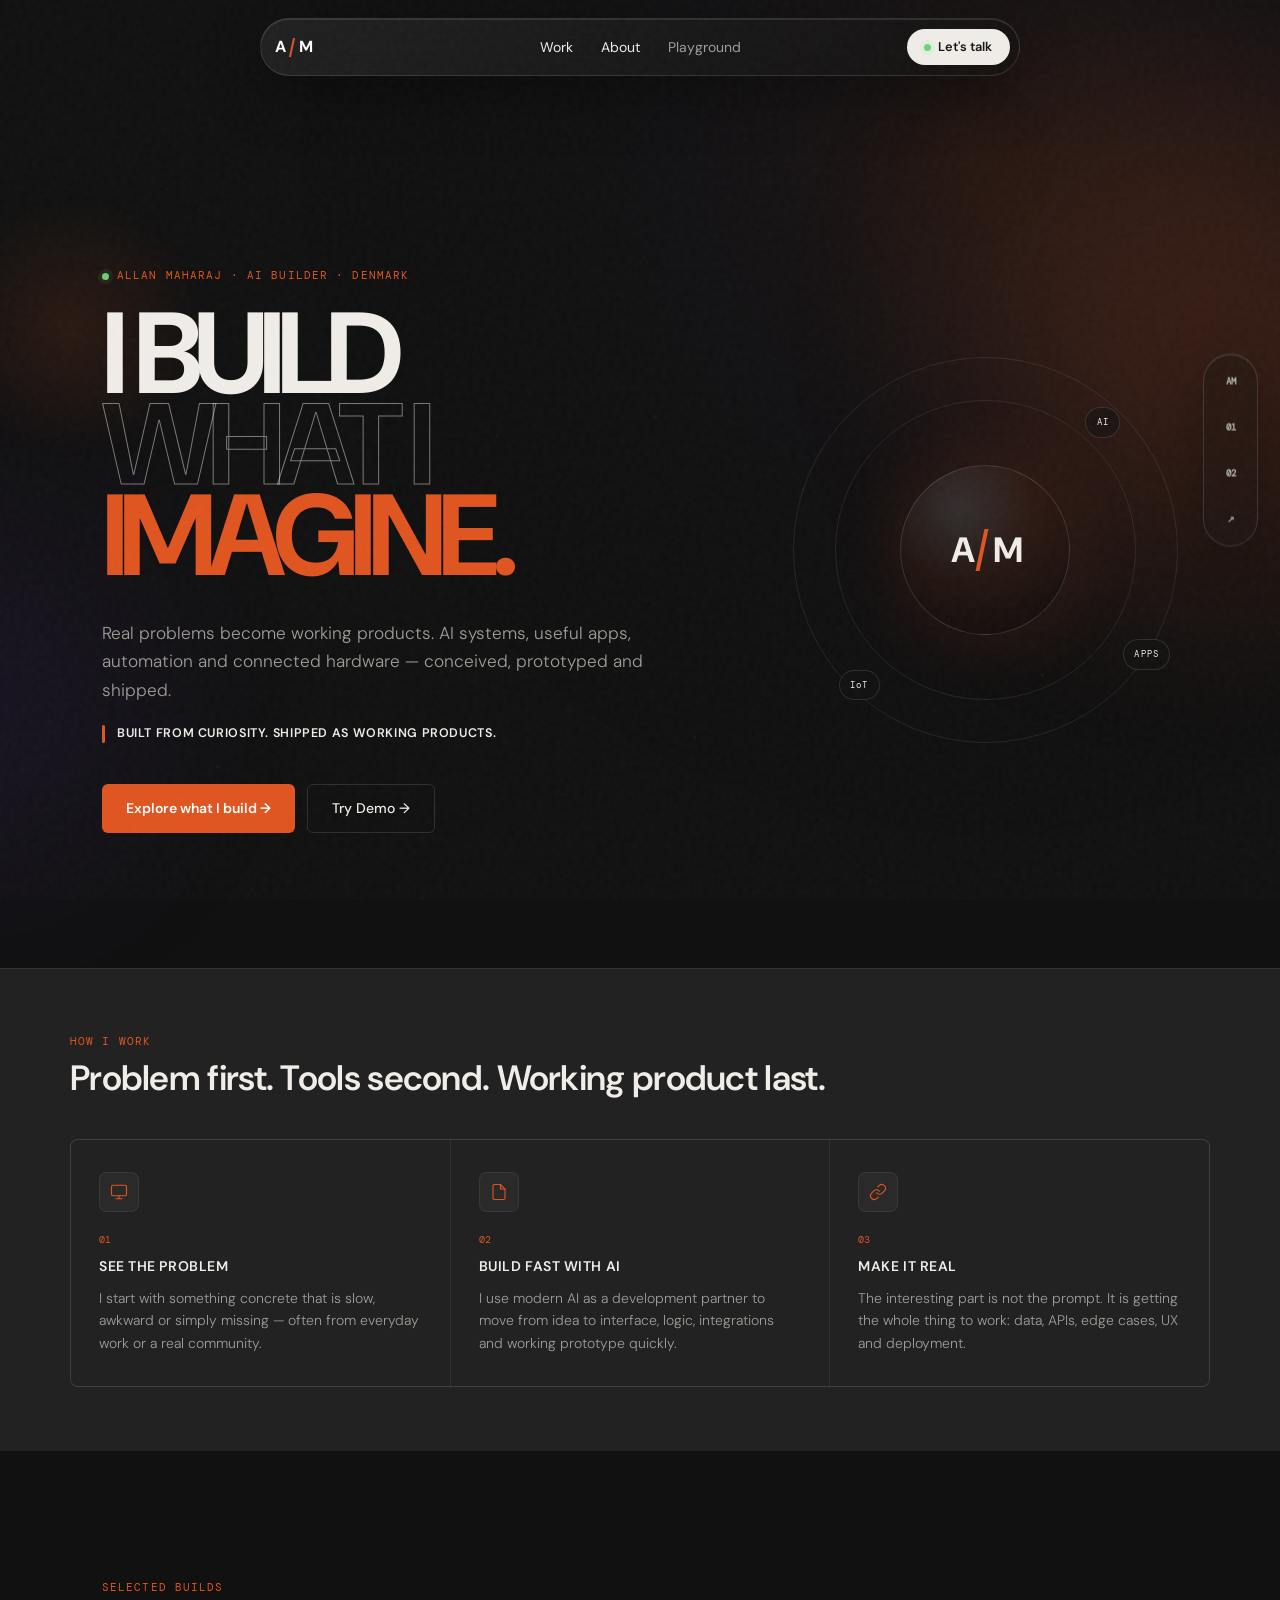
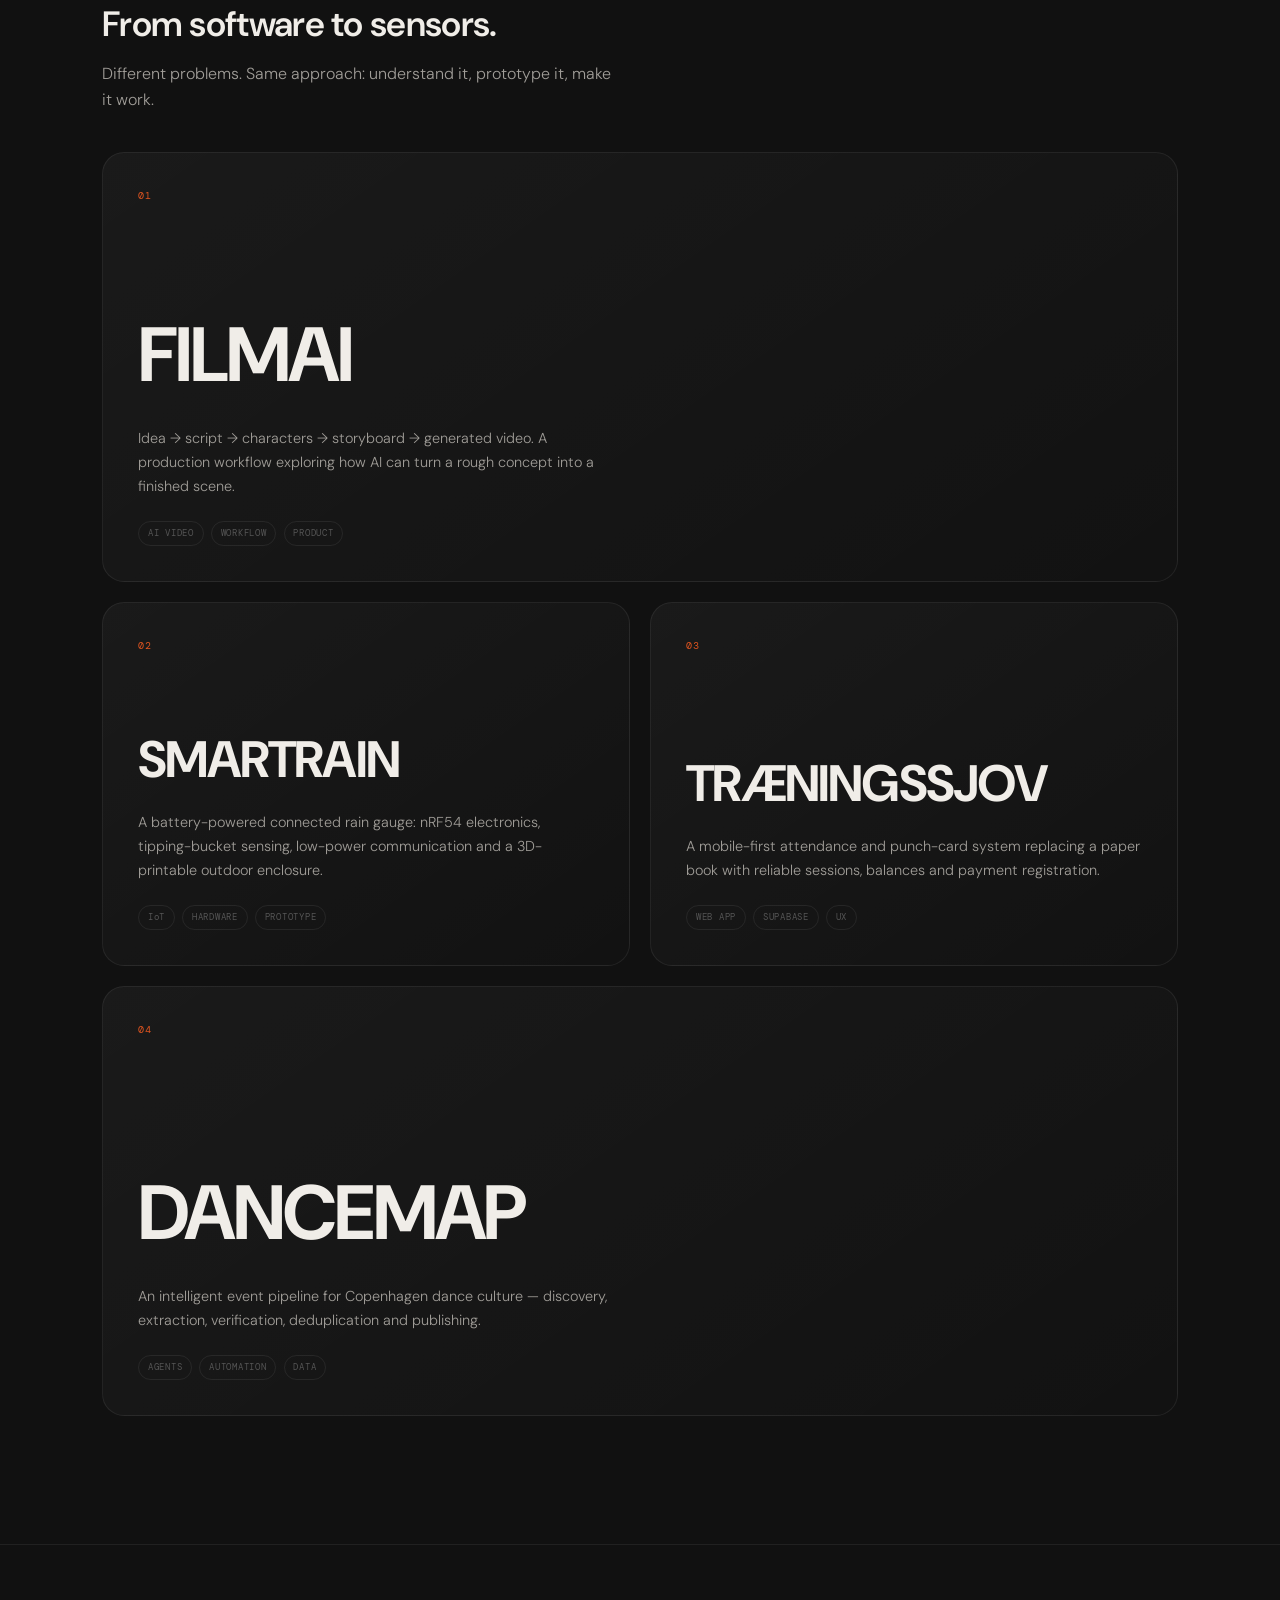
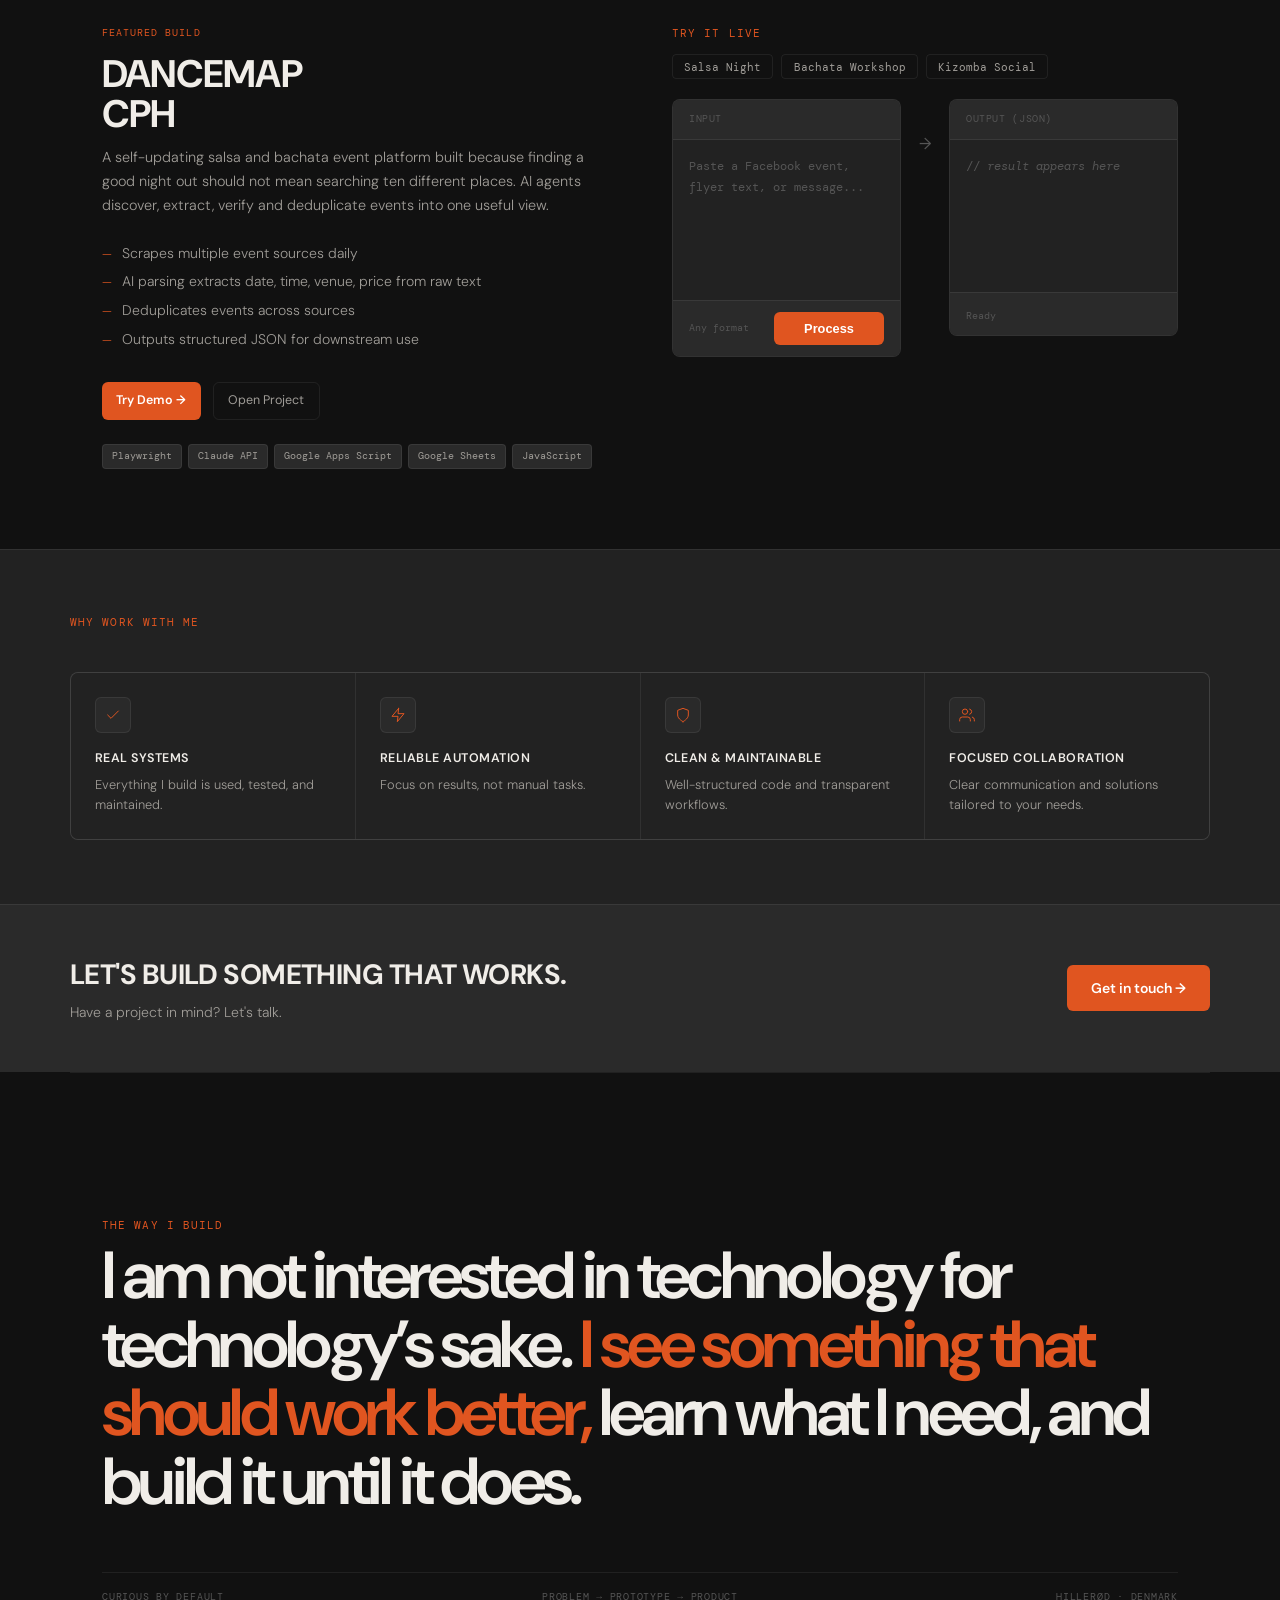
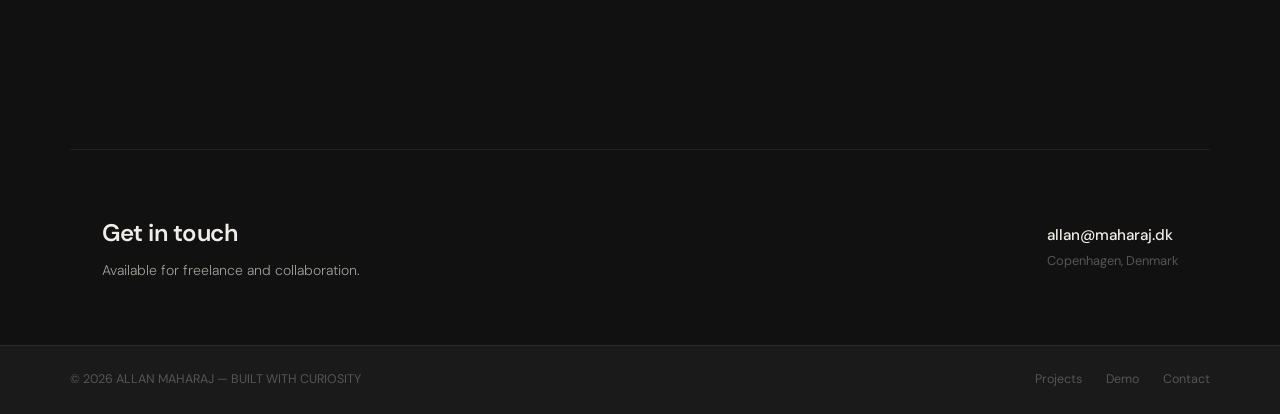
<file: index.html>
<!DOCTYPE html>
<html lang="en">
<head>
  <meta charset="UTF-8"/>
  <meta name="viewport" content="width=device-width, initial-scale=1.0"/>
  <title>Allan Maharaj — AI Builder · Ideas into working products</title>
  <meta name="description" content="I turn real-world problems into working AI products, automations and prototypes — from idea to usable system."/>
  <link rel="stylesheet" href="styles.css"/>
  <link rel="icon" href="data:image/svg+xml,<svg xmlns='http://www.w3.org/2000/svg' viewBox='0 0 32 32'><rect width='32' height='32' fill='%231a1a1a'/><rect x='4' y='10' width='10' height='12' rx='1' fill='%23e05520'/><rect x='18' y='10' width='10' height='12' rx='1' fill='%23e05520'/></svg>"/>
</head>
<body id="top"><div class="ambient ambient-a"></div><div class="ambient ambient-b"></div><div class="grain"></div><canvas id="liquidCanvas" aria-hidden="true"></canvas><div class="cursor-lens" aria-hidden="true"></div>

<!-- DESKTOP NAV -->
<nav class="site-nav liquid-nav" aria-label="Main navigation">
  <a class="nav-monogram" href="#top" aria-label="Allan Maharaj home"><span>A</span><i></i><span>M</span></a>
  <div class="nav-links nav-pill-links"><a href="#work">Work</a><a href="#about">About</a><a href="demo.html">Playground</a></div>
  <a href="mailto:allan@maharaj.dk" class="nav-cta nav-talk"><span class="status-dot"></span>Let's talk</a>
</nav>

<!-- MOBILE HEADER (logo + brand, sticky top) -->
<div class="mobile-header"><a class="nav-monogram" href="#top"><span>A</span><i></i><span>M</span></a><span>AI BUILDER · DK</span></div><main>

  <!-- HERO -->
  <div class="hero hero-v2">
    <div class="hero-content">
      <p class="hero-label"><span class="status-dot"></span> ALLAN MAHARAJ · AI BUILDER · DENMARK</p>
      <h1><span class="kinetic-line">I BUILD</span><br><span class="kinetic-line hero-outline">WHAT I</span><br><span class="kinetic-line hero-accent">IMAGINE.</span></h1>
      <p class="hero-sub">Real problems become working products. AI systems, useful apps, automation and connected hardware — conceived, prototyped and shipped.</p>
      <div class="hero-proof">
        <div class="hero-proof-bar"></div>
        <span class="hero-proof-text">Built from curiosity. Shipped as working products.</span>
      </div>
      <div class="hero-actions">
        <a href="projects.html" class="btn-primary">Explore what I build →</a>
        <a href="demo.html" class="btn-secondary">Try Demo →</a>
      </div>
    </div>
    <div class="hero-graphic hero-orbit" aria-hidden="true">
      <div class="orbit-ring orbit-1"></div><div class="orbit-ring orbit-2"></div>
      <div class="orbit-core"><div class="am-mark"><span>A</span><i></i><span>M</span></div></div>
      <span class="orbit-chip chip-ai">AI</span><span class="orbit-chip chip-apps">APPS</span><span class="orbit-chip chip-iot">IoT</span>
    </div>
  </div>

  <!-- WHAT I DO -->
  <div class="services-wrap">
    <div class="services-inner">
      <p class="section-label">HOW I WORK</p>
      <h2 class="section-title">Problem first. Tools second. Working product last.</h2>
      <div class="services-grid">
        <div class="svc-card fade-in">
          <div class="svc-icon">
            <svg width="18" height="18" viewBox="0 0 24 24" fill="none" stroke="#e05520" stroke-width="1.5" stroke-linecap="round">
              <rect x="2" y="3" width="20" height="14" rx="2"/><path d="M8 21h8M12 17v4"/>
            </svg>
          </div>
          <div class="svc-num">01</div>
          <div class="svc-title">See the problem</div>
          <p class="svc-desc">I start with something concrete that is slow, awkward or simply missing — often from everyday work or a real community.</p>
        </div>
        <div class="svc-card fade-in">
          <div class="svc-icon">
            <svg width="18" height="18" viewBox="0 0 24 24" fill="none" stroke="#e05520" stroke-width="1.5" stroke-linecap="round">
              <path d="M14 2H6a2 2 0 0 0-2 2v16a2 2 0 0 0 2 2h12a2 2 0 0 0 2-2V8z"/><polyline points="14 2 14 8 20 8"/>
            </svg>
          </div>
          <div class="svc-num">02</div>
          <div class="svc-title">Build fast with AI</div>
          <p class="svc-desc">I use modern AI as a development partner to move from idea to interface, logic, integrations and working prototype quickly.</p>
        </div>
        <div class="svc-card fade-in">
          <div class="svc-icon">
            <svg width="18" height="18" viewBox="0 0 24 24" fill="none" stroke="#e05520" stroke-width="1.5" stroke-linecap="round">
              <path d="M10 13a5 5 0 0 0 7.54.54l3-3a5 5 0 0 0-7.07-7.07l-1.72 1.71"/><path d="M14 11a5 5 0 0 0-7.54-.54l-3 3a5 5 0 0 0 7.07 7.07l1.71-1.71"/>
            </svg>
          </div>
          <div class="svc-num">03</div>
          <div class="svc-title">Make it real</div>
          <p class="svc-desc">The interesting part is not the prompt. It is getting the whole thing to work: data, APIs, edge cases, UX and deployment.</p>
        </div>
      </div>
    </div>
  </div>


  <div class="floating-dock" aria-label="Quick navigation"><a href="#top" data-tip="Home">AM</a><a href="#work" data-tip="Work">01</a><a href="#about" data-tip="About">02</a><a href="mailto:allan@maharaj.dk" data-tip="Talk">↗</a></div><section class="builds-section fade-in" id="work">
    <div class="builds-head">
      <p class="section-label">SELECTED BUILDS</p>
      <h2 class="section-title">From software to sensors.</h2>
      <p class="builds-intro">Different problems. Same approach: understand it, prototype it, make it work.</p>
    </div>
    <div class="builds-grid kinetic-projects">
      <article class="build-card build-card-wide"><span class="build-no">01</span><div><h3>FilmAI</h3><p>Idea → script → characters → storyboard → generated video. A production workflow exploring how AI can turn a rough concept into a finished scene.</p><div class="build-tags"><span>AI VIDEO</span><span>WORKFLOW</span><span>PRODUCT</span></div></div></article>
      <article class="build-card"><span class="build-no">02</span><div><h3>SmartRain</h3><p>A battery-powered connected rain gauge: nRF54 electronics, tipping-bucket sensing, low-power communication and a 3D-printable outdoor enclosure.</p><div class="build-tags"><span>IoT</span><span>HARDWARE</span><span>PROTOTYPE</span></div></div></article>
      <article class="build-card"><span class="build-no">03</span><div><h3>Træningssjov</h3><p>A mobile-first attendance and punch-card system replacing a paper book with reliable sessions, balances and payment registration.</p><div class="build-tags"><span>WEB APP</span><span>SUPABASE</span><span>UX</span></div></div></article>
      <article class="build-card build-card-wide"><span class="build-no">04</span><div><h3>DanceMap</h3><p>An intelligent event pipeline for Copenhagen dance culture — discovery, extraction, verification, deduplication and publishing.</p><div class="build-tags"><span>AGENTS</span><span>AUTOMATION</span><span>DATA</span></div></div></article>
    </div>
  </section>

  <!-- FEATURED PROJECT + DEMO -->
  <div class="featured-wrap">
    <div class="featured-inner">
      <div class="fade-in">
        <p class="feat-tag">Featured build</p>
        <h2 class="feat-title">DanceMap<br>CPH</h2>
        <p class="feat-desc">A self-updating salsa and bachata event platform built because finding a good night out should not mean searching ten different places. AI agents discover, extract, verify and deduplicate events into one useful view.</p>
        <ul class="feat-bullets">
          <li>Scrapes multiple event sources daily</li>
          <li>AI parsing extracts date, time, venue, price from raw text</li>
          <li>Deduplicates events across sources</li>
          <li>Outputs structured JSON for downstream use</li>
        </ul>
        <div class="feat-actions" style="margin-bottom:1.5rem;">
          <a href="demo.html" class="btn-primary btn-sm">Try Demo →</a>
          <a href="projects.html#dancemap" class="btn-outline btn-sm">Open Project</a>
        </div>
        <div class="tags">
          <span class="tag">Playwright</span>
          <span class="tag">Claude API</span>
          <span class="tag">Google Apps Script</span>
          <span class="tag">Google Sheets</span>
          <span class="tag">JavaScript</span>
        </div>
      </div>

      <div class="fade-in">
        <p class="section-label" style="margin-bottom:.75rem;">Try it live</p>
        <div class="demo-chips">
          <button class="demo-chip">Salsa Night</button>
          <button class="demo-chip">Bachata Workshop</button>
          <button class="demo-chip">Kizomba Social</button>
        </div>
        <div style="display:grid;grid-template-columns:1fr 24px 1fr;gap:.75rem;align-items:start;">
          <div class="demo-card">
            <div class="demo-card-head"><span class="demo-card-title">Input</span></div>
            <div class="demo-card-body">
              <textarea class="demo-ta" id="input" placeholder="Paste a Facebook event, flyer text, or message..."></textarea>
            </div>
            <div class="demo-card-foot">
              <span class="demo-hint">Any format</span>
              <button class="btn-process" id="processBtn">Process</button>
            </div>
          </div>
          <div style="display:flex;align-items:center;justify-content:center;color:var(--text3);font-size:1rem;padding-top:2rem;">→</div>
          <div class="demo-card">
            <div class="demo-card-head"><span class="demo-card-title">Output (JSON)</span></div>
            <div class="demo-card-body">
              <div class="demo-output" id="output"><span style="color:var(--text3);font-style:italic">// result appears here</span></div>
            </div>
            <div class="demo-status-bar">
              <span class="demo-status-txt" id="demoStatus">Ready</span>
            </div>
          </div>
        </div>
      </div>
    </div>
  </div>

  <!-- WHY WORK WITH ME -->
  <div class="why-wrap">
    <div class="why-inner">
      <p class="section-label">Why work with me</p>
      <div class="why-grid">
        <div class="why-card fade-in">
          <div class="why-icon">
            <svg width="16" height="16" viewBox="0 0 24 24" fill="none" stroke="#e05520" stroke-width="1.5" stroke-linecap="round"><polyline points="20 6 9 17 4 12"/></svg>
          </div>
          <div class="why-title">Real Systems</div>
          <p class="why-desc">Everything I build is used, tested, and maintained.</p>
        </div>
        <div class="why-card fade-in">
          <div class="why-icon">
            <svg width="16" height="16" viewBox="0 0 24 24" fill="none" stroke="#e05520" stroke-width="1.5" stroke-linecap="round"><polygon points="13 2 3 14 12 14 11 22 21 10 12 10 13 2"/></svg>
          </div>
          <div class="why-title">Reliable Automation</div>
          <p class="why-desc">Focus on results, not manual tasks.</p>
        </div>
        <div class="why-card fade-in">
          <div class="why-icon">
            <svg width="16" height="16" viewBox="0 0 24 24" fill="none" stroke="#e05520" stroke-width="1.5" stroke-linecap="round"><path d="M12 22s8-4 8-10V5l-8-3-8 3v7c0 6 8 10 8 10z"/></svg>
          </div>
          <div class="why-title">Clean & Maintainable</div>
          <p class="why-desc">Well-structured code and transparent workflows.</p>
        </div>
        <div class="why-card fade-in">
          <div class="why-icon">
            <svg width="16" height="16" viewBox="0 0 24 24" fill="none" stroke="#e05520" stroke-width="1.5" stroke-linecap="round"><path d="M17 21v-2a4 4 0 0 0-4-4H5a4 4 0 0 0-4 4v2"/><circle cx="9" cy="7" r="4"/><path d="M23 21v-2a4 4 0 0 0-3-3.87"/><path d="M16 3.13a4 4 0 0 1 0 7.75"/></svg>
          </div>
          <div class="why-title">Focused Collaboration</div>
          <p class="why-desc">Clear communication and solutions tailored to your needs.</p>
        </div>
      </div>
    </div>
  </div>

  <!-- CTA -->
  <div class="cta-wrap">
    <div class="cta-inner">
      <div class="cta-text">
        <h2>Let's build something that works.</h2>
        <p>Have a project in mind? Let's talk.</p>
      </div>
      <a href="mailto:allan@maharaj.dk" class="btn-primary">Get in touch →</a>
    </div>
  </div>

  <!-- CONTACT -->
  <section id="about" class="manifesto-section fade-in"><p class="section-label">THE WAY I BUILD</p><p class="manifesto-copy">I am not interested in technology for technology’s sake. <span>I see something that should work better,</span> learn what I need, and build it until it does.</p><div class="manifesto-meta"><span>CURIOUS BY DEFAULT</span><span>PROBLEM → PROTOTYPE → PRODUCT</span><span>HILLERØD · DENMARK</span></div></section><section id="contact" class="contact-section fade-in">
    <div>
      <h2 class="contact-title">Get in touch</h2>
      <p class="contact-sub">Available for freelance and collaboration.</p>
    </div>
    <div>
      <a href="mailto:allan@maharaj.dk" class="contact-email">allan@maharaj.dk</a>
      <p class="contact-loc">Copenhagen, Denmark</p>
    </div>
  </section>

</main>

<footer>
  <div class="footer-inner">
    <div class="footer-copy">© 2026 ALLAN MAHARAJ — BUILT WITH CURIOSITY</div>
    <div class="footer-links">
      <a href="projects.html">Projects</a>
      <a href="demo.html">Demo</a>
      <a href="#contact">Contact</a>
    </div>
  </div>
</footer>

<!-- FLOATING BOTTOM NAV (mobile only) -->
<nav class="bottom-nav" aria-label="Mobile navigation">
  <a href="index.html" class="bottom-nav-item">
    <svg viewBox="0 0 24 24"><path d="M3 9l9-7 9 7v11a2 2 0 0 1-2 2H5a2 2 0 0 1-2-2z"/><polyline points="9 22 9 12 15 12 15 22"/></svg>
    <span class="bn-label">Home</span>
  </a>
  <a href="projects.html" class="bottom-nav-item">
    <svg viewBox="0 0 24 24"><rect x="2" y="3" width="20" height="14" rx="2"/><line x1="8" y1="21" x2="16" y2="21"/><line x1="12" y1="17" x2="12" y2="21"/></svg>
    <span class="bn-label">Projects</span>
  </a>
  <a href="demo.html" class="bottom-nav-item">
    <svg viewBox="0 0 24 24"><polyline points="16 18 22 12 16 6"/><polyline points="8 6 2 12 8 18"/></svg>
    <span class="bn-label">Demo</span>
  </a>
  <a href="#contact" class="bottom-nav-item">
    <svg viewBox="0 0 24 24"><path d="M4 4h16c1.1 0 2 .9 2 2v12c0 1.1-.9 2-2 2H4c-1.1 0-2-.9-2-2V6c0-1.1.9-2 2-2z"/><polyline points="22,6 12,13 2,6"/></svg>
    <span class="bn-label">Contact</span>
  </a>
</nav>

<script src="app.js"></script>
</body>
</html>
</file>
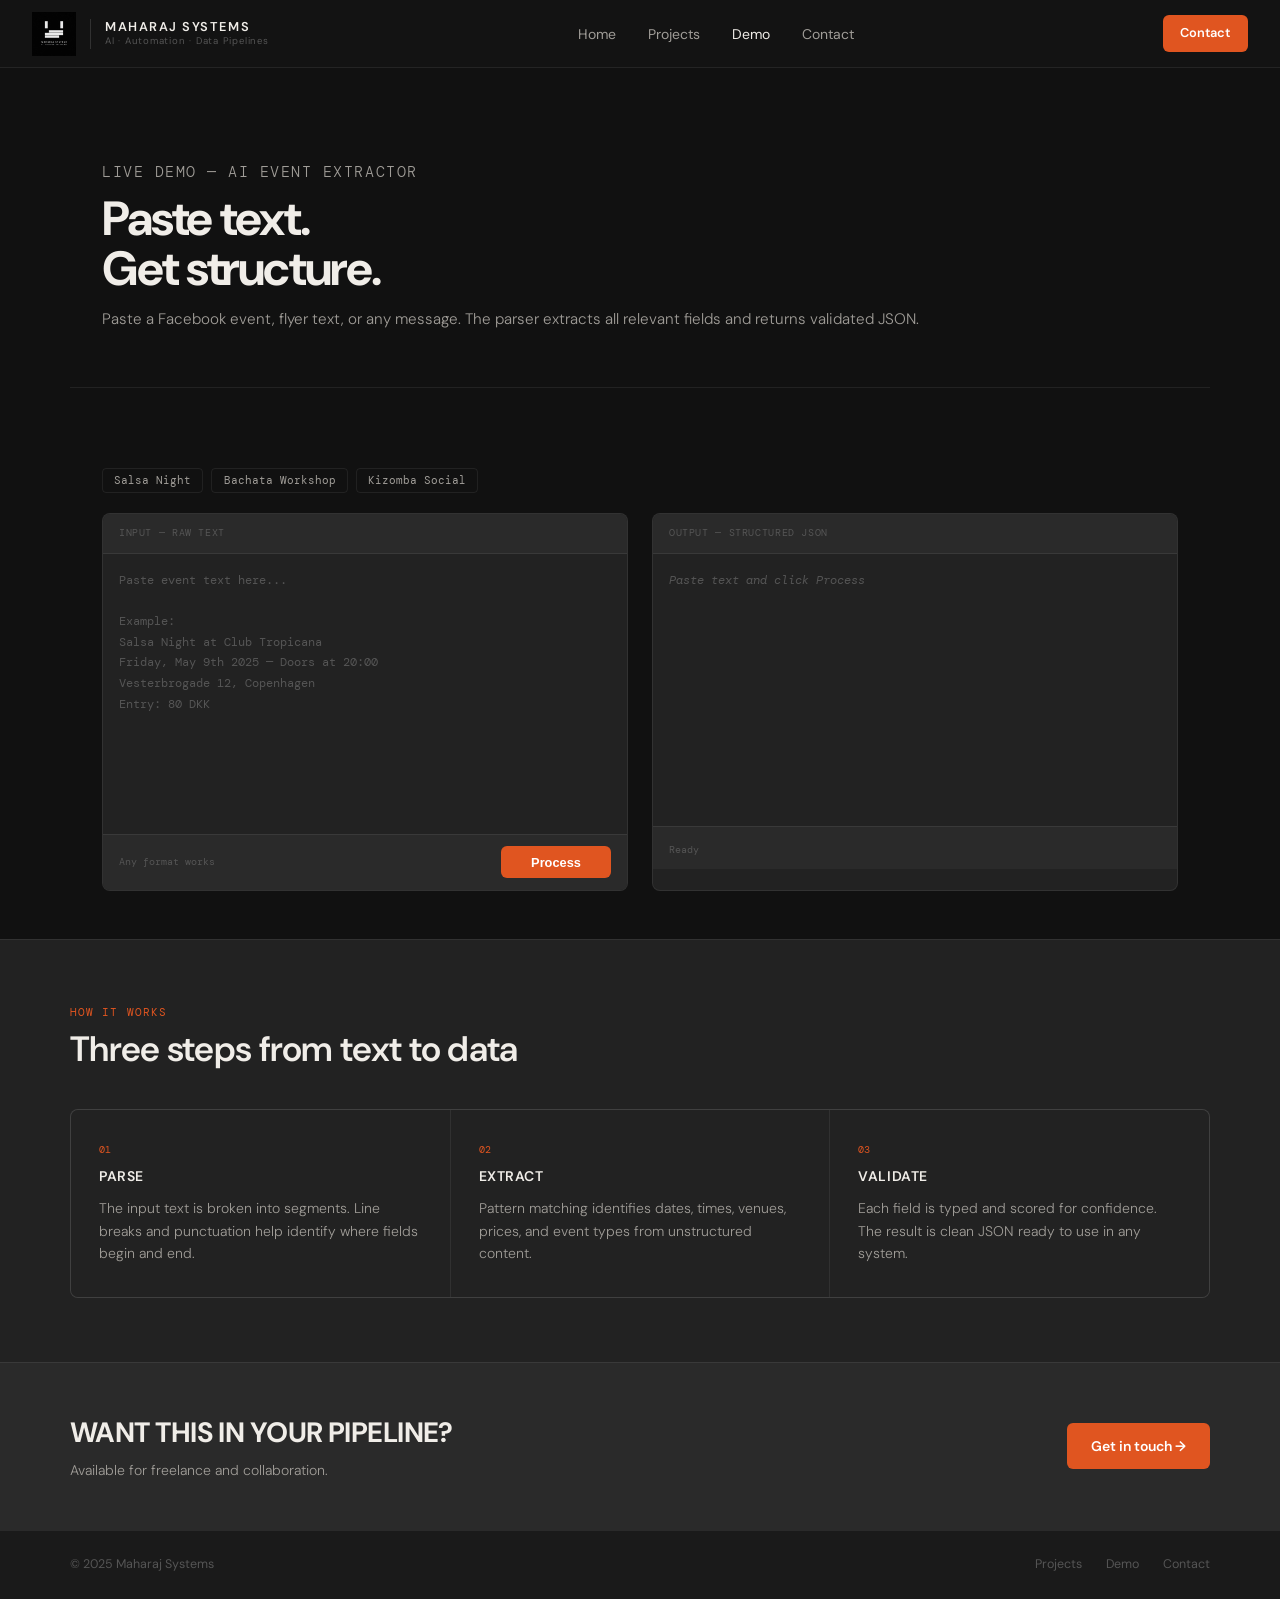
<file: demo.html>
<!DOCTYPE html>
<html lang="en">
<head>
  <meta charset="UTF-8"/>
  <meta name="viewport" content="width=device-width, initial-scale=1.0"/>
  <title>Demo — Maharaj Systems</title>
  <meta name="description" content="Paste event text and get structured JSON. Live demo of the AI Event Extractor."/>
  <link rel="stylesheet" href="styles.css"/>
  <link rel="icon" href="data:image/svg+xml,<svg xmlns='http://www.w3.org/2000/svg' viewBox='0 0 32 32'><rect width='32' height='32' fill='%231a1a1a'/><rect x='4' y='10' width='10' height='12' rx='1' fill='%23e05520'/><rect x='18' y='10' width='10' height='12' rx='1' fill='%23e05520'/></svg>"/>
</head>
<body>

<nav class="site-nav">
  <a class="nav-logo" href="index.html">
    <img src="Logo.png" alt="Maharaj Systems" class="nav-logo-img"/>
    <div class="nav-divider"></div>
    <div class="nav-brand">
      <span class="nav-brand-name">Maharaj Systems</span>
      <span class="nav-brand-tag">AI · Automation · Data Pipelines</span>
    </div>
  </a>
  <ul class="nav-links">
    <li><a href="index.html">Home</a></li>
    <li><a href="projects.html">Projects</a></li>
    <li><a href="demo.html" class="active">Demo</a></li>
    <li><a href="index.html#contact">Contact</a></li>
  </ul>
  <a href="index.html#contact" class="nav-cta">Contact</a>
</nav>

<div class="mobile-header">
  <img src="Logo.png" alt="Maharaj Systems" class="mobile-logo"/>
  <div class="mobile-brand-name">Maharaj Systems</div>
  <div class="mobile-brand-tag">AI · Automation · Data Pipelines</div>
</div>

<main>

  <div class="page-header">
    <p class="section-label" style="margin-bottom:.6rem;">Live demo — AI Event Extractor</p>
    <h1>Paste text.<br>Get structure.</h1>
    <p>Paste a Facebook event, flyer text, or any message. The parser extracts all relevant fields and returns validated JSON.</p>
  </div>

  <div class="section" style="padding-bottom:0;">
    <div class="demo-chips">
      <button class="demo-chip">Salsa Night</button>
      <button class="demo-chip">Bachata Workshop</button>
      <button class="demo-chip">Kizomba Social</button>
    </div>
    <div class="demo-page-grid">
      <div class="demo-card">
        <div class="demo-card-head"><span class="demo-card-title">Input — raw text</span></div>
        <div class="demo-card-body">
          <textarea class="demo-ta" id="input" placeholder="Paste event text here...

Example:
Salsa Night at Club Tropicana
Friday, May 9th 2025 — Doors at 20:00
Vesterbrogade 12, Copenhagen
Entry: 80 DKK"></textarea>
        </div>
        <div class="demo-card-foot">
          <span class="demo-hint">Any format works</span>
          <button class="btn-process" id="processBtn">Process</button>
        </div>
      </div>
      <div class="demo-card">
        <div class="demo-card-head"><span class="demo-card-title">Output — structured JSON</span></div>
        <div class="demo-card-body">
          <div class="demo-output" id="output"><span style="color:var(--text3);font-style:italic;">Paste text and click Process</span></div>
        </div>
        <div class="demo-status-bar">
          <span class="demo-status-txt" id="demoStatus">Ready</span>
        </div>
      </div>
    </div>
  </div>

  <div class="services-wrap" style="margin-top:3rem;">
    <div class="services-inner">
      <p class="section-label">How it works</p>
      <h2 class="section-title" style="margin-bottom:2rem;">Three steps from text to data</h2>
      <div class="services-grid">
        <div class="svc-card fade-in">
          <div class="svc-num">01</div>
          <div class="svc-title">Parse</div>
          <p class="svc-desc">The input text is broken into segments. Line breaks and punctuation help identify where fields begin and end.</p>
        </div>
        <div class="svc-card fade-in">
          <div class="svc-num">02</div>
          <div class="svc-title">Extract</div>
          <p class="svc-desc">Pattern matching identifies dates, times, venues, prices, and event types from unstructured content.</p>
        </div>
        <div class="svc-card fade-in">
          <div class="svc-num">03</div>
          <div class="svc-title">Validate</div>
          <p class="svc-desc">Each field is typed and scored for confidence. The result is clean JSON ready to use in any system.</p>
        </div>
      </div>
    </div>
  </div>

  <div class="cta-wrap">
    <div class="cta-inner">
      <div class="cta-text">
        <h2>Want this in your pipeline?</h2>
        <p>Available for freelance and collaboration.</p>
      </div>
      <a href="mailto:allan@maharaj.dk" class="btn-primary">Get in touch →</a>
    </div>
  </div>

</main>

<footer>
  <div class="footer-inner">
    <div class="footer-copy">© 2025 Maharaj Systems</div>
    <div class="footer-links">
      <a href="projects.html">Projects</a>
      <a href="demo.html">Demo</a>
      <a href="index.html#contact">Contact</a>
    </div>
  </div>
</footer>

<nav class="bottom-nav" aria-label="Mobile navigation">
  <a href="index.html" class="bottom-nav-item">
    <svg viewBox="0 0 24 24"><path d="M3 9l9-7 9 7v11a2 2 0 0 1-2 2H5a2 2 0 0 1-2-2z"/><polyline points="9 22 9 12 15 12 15 22"/></svg>
    <span class="bn-label">Home</span>
  </a>
  <a href="projects.html" class="bottom-nav-item">
    <svg viewBox="0 0 24 24"><rect x="2" y="3" width="20" height="14" rx="2"/><line x1="8" y1="21" x2="16" y2="21"/><line x1="12" y1="17" x2="12" y2="21"/></svg>
    <span class="bn-label">Projects</span>
  </a>
  <a href="demo.html" class="bottom-nav-item">
    <svg viewBox="0 0 24 24"><polyline points="16 18 22 12 16 6"/><polyline points="8 6 2 12 8 18"/></svg>
    <span class="bn-label">Demo</span>
  </a>
  <a href="index.html#contact" class="bottom-nav-item">
    <svg viewBox="0 0 24 24"><path d="M4 4h16c1.1 0 2 .9 2 2v12c0 1.1-.9 2-2 2H4c-1.1 0-2-.9-2-2V6c0-1.1.9-2 2-2z"/><polyline points="22,6 12,13 2,6"/></svg>
    <span class="bn-label">Contact</span>
  </a>
</nav>

<script src="app.js"></script>
</body>
</html>
</file>
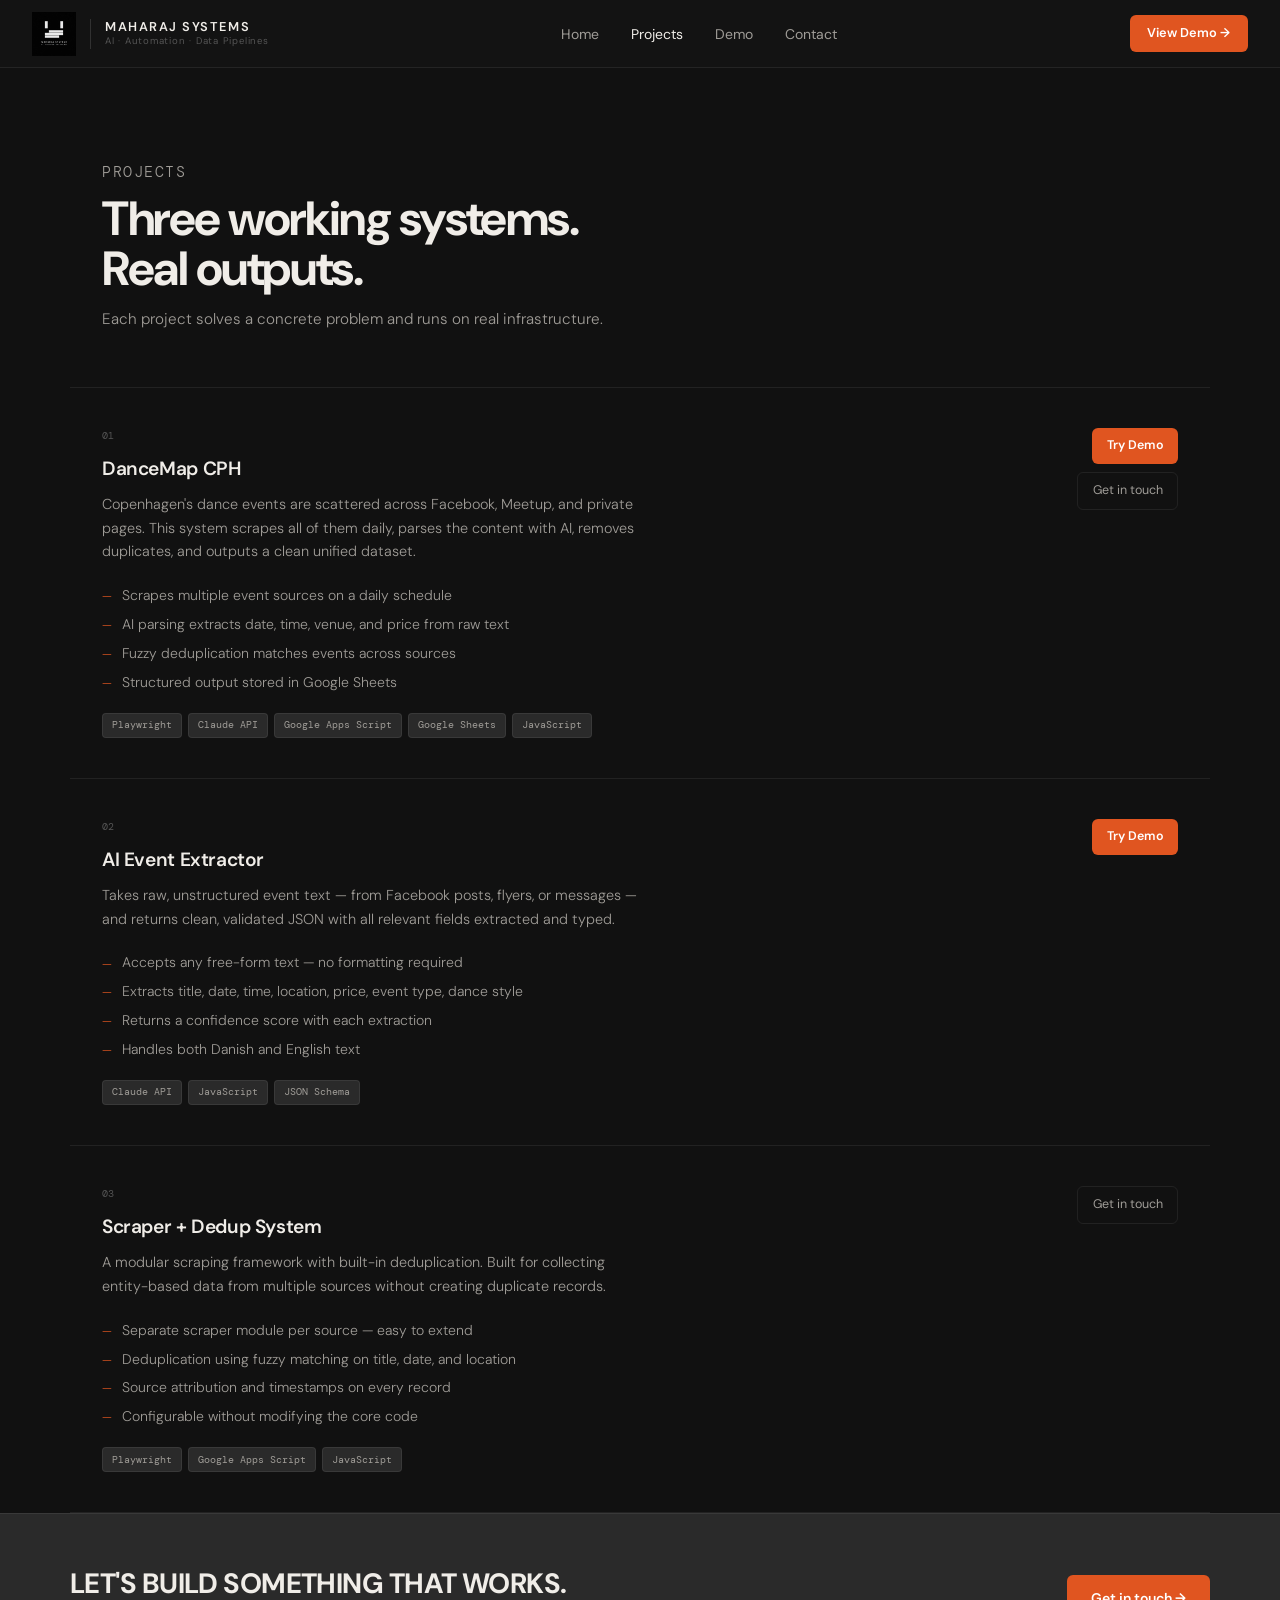
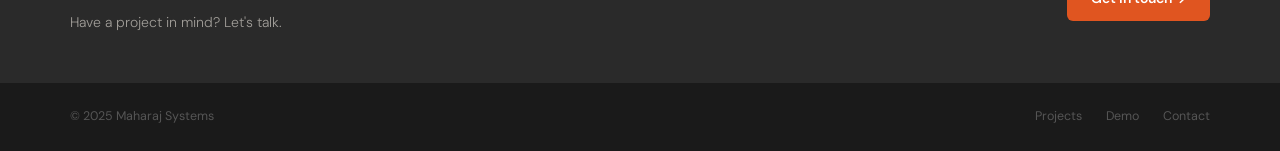
<file: projects.html>
<!DOCTYPE html>
<html lang="en">
<head>
  <meta charset="UTF-8"/>
  <meta name="viewport" content="width=device-width, initial-scale=1.0"/>
  <title>Projects — Maharaj Systems</title>
  <meta name="description" content="Three working systems built with Playwright, Claude API, Google Apps Script, and JavaScript."/>
  <link rel="stylesheet" href="styles.css"/>
  <link rel="icon" href="data:image/svg+xml,<svg xmlns='http://www.w3.org/2000/svg' viewBox='0 0 32 32'><rect width='32' height='32' fill='%231a1a1a'/><rect x='4' y='10' width='10' height='12' rx='1' fill='%23e05520'/><rect x='18' y='10' width='10' height='12' rx='1' fill='%23e05520'/></svg>"/>
</head>
<body>

<nav class="site-nav">
  <a class="nav-logo" href="index.html">
    <img src="Logo.png" alt="Maharaj Systems" class="nav-logo-img"/>
    <div class="nav-divider"></div>
    <div class="nav-brand">
      <span class="nav-brand-name">Maharaj Systems</span>
      <span class="nav-brand-tag">AI · Automation · Data Pipelines</span>
    </div>
  </a>
  <ul class="nav-links">
    <li><a href="index.html">Home</a></li>
    <li><a href="projects.html" class="active">Projects</a></li>
    <li><a href="demo.html">Demo</a></li>
    <li><a href="index.html#contact">Contact</a></li>
  </ul>
  <a href="demo.html" class="nav-cta">View Demo →</a>
</nav>

<div class="mobile-header">
  <img src="Logo.png" alt="Maharaj Systems" class="mobile-logo"/>
  <div class="mobile-brand-name">Maharaj Systems</div>
  <div class="mobile-brand-tag">AI · Automation · Data Pipelines</div>
</div>

<main>

  <div class="page-header">
    <p class="section-label" style="margin-bottom:.6rem;">Projects</p>
    <h1>Three working systems.<br>Real outputs.</h1>
    <p>Each project solves a concrete problem and runs on real infrastructure.</p>
  </div>

  <div class="projects-list">

    <div class="project-card fade-in" id="dancemap">
      <div>
        <div class="project-idx">01</div>
        <h2 class="project-title">DanceMap CPH</h2>
        <p class="project-desc">Copenhagen's dance events are scattered across Facebook, Meetup, and private pages. This system scrapes all of them daily, parses the content with AI, removes duplicates, and outputs a clean unified dataset.</p>
        <ul class="project-bullets">
          <li>Scrapes multiple event sources on a daily schedule</li>
          <li>AI parsing extracts date, time, venue, and price from raw text</li>
          <li>Fuzzy deduplication matches events across sources</li>
          <li>Structured output stored in Google Sheets</li>
        </ul>
        <div class="tags-row">
          <span class="tag">Playwright</span>
          <span class="tag">Claude API</span>
          <span class="tag">Google Apps Script</span>
          <span class="tag">Google Sheets</span>
          <span class="tag">JavaScript</span>
        </div>
      </div>
      <div class="project-actions">
        <a href="demo.html" class="btn-primary btn-sm">Try Demo</a>
        <a href="index.html#contact" class="btn-outline btn-sm">Get in touch</a>
      </div>
    </div>

    <div class="project-card fade-in" id="extractor">
      <div>
        <div class="project-idx">02</div>
        <h2 class="project-title">AI Event Extractor</h2>
        <p class="project-desc">Takes raw, unstructured event text — from Facebook posts, flyers, or messages — and returns clean, validated JSON with all relevant fields extracted and typed.</p>
        <ul class="project-bullets">
          <li>Accepts any free-form text — no formatting required</li>
          <li>Extracts title, date, time, location, price, event type, dance style</li>
          <li>Returns a confidence score with each extraction</li>
          <li>Handles both Danish and English text</li>
        </ul>
        <div class="tags-row">
          <span class="tag">Claude API</span>
          <span class="tag">JavaScript</span>
          <span class="tag">JSON Schema</span>
        </div>
      </div>
      <div class="project-actions">
        <a href="demo.html" class="btn-primary btn-sm">Try Demo</a>
      </div>
    </div>

    <div class="project-card fade-in" id="scraper">
      <div>
        <div class="project-idx">03</div>
        <h2 class="project-title">Scraper + Dedup System</h2>
        <p class="project-desc">A modular scraping framework with built-in deduplication. Built for collecting entity-based data from multiple sources without creating duplicate records.</p>
        <ul class="project-bullets">
          <li>Separate scraper module per source — easy to extend</li>
          <li>Deduplication using fuzzy matching on title, date, and location</li>
          <li>Source attribution and timestamps on every record</li>
          <li>Configurable without modifying the core code</li>
        </ul>
        <div class="tags-row">
          <span class="tag">Playwright</span>
          <span class="tag">Google Apps Script</span>
          <span class="tag">JavaScript</span>
        </div>
      </div>
      <div class="project-actions">
        <a href="index.html#contact" class="btn-outline btn-sm">Get in touch</a>
      </div>
    </div>

  </div>

  <div class="cta-wrap">
    <div class="cta-inner">
      <div class="cta-text">
        <h2>Let's build something that works.</h2>
        <p>Have a project in mind? Let's talk.</p>
      </div>
      <a href="mailto:allan@maharaj.dk" class="btn-primary">Get in touch →</a>
    </div>
  </div>

</main>

<footer>
  <div class="footer-inner">
    <div class="footer-copy">© 2025 Maharaj Systems</div>
    <div class="footer-links">
      <a href="projects.html">Projects</a>
      <a href="demo.html">Demo</a>
      <a href="index.html#contact">Contact</a>
    </div>
  </div>
</footer>

<nav class="bottom-nav" aria-label="Mobile navigation">
  <a href="index.html" class="bottom-nav-item">
    <svg viewBox="0 0 24 24"><path d="M3 9l9-7 9 7v11a2 2 0 0 1-2 2H5a2 2 0 0 1-2-2z"/><polyline points="9 22 9 12 15 12 15 22"/></svg>
    <span class="bn-label">Home</span>
  </a>
  <a href="projects.html" class="bottom-nav-item">
    <svg viewBox="0 0 24 24"><rect x="2" y="3" width="20" height="14" rx="2"/><line x1="8" y1="21" x2="16" y2="21"/><line x1="12" y1="17" x2="12" y2="21"/></svg>
    <span class="bn-label">Projects</span>
  </a>
  <a href="demo.html" class="bottom-nav-item">
    <svg viewBox="0 0 24 24"><polyline points="16 18 22 12 16 6"/><polyline points="8 6 2 12 8 18"/></svg>
    <span class="bn-label">Demo</span>
  </a>
  <a href="index.html#contact" class="bottom-nav-item">
    <svg viewBox="0 0 24 24"><path d="M4 4h16c1.1 0 2 .9 2 2v12c0 1.1-.9 2-2 2H4c-1.1 0-2-.9-2-2V6c0-1.1.9-2 2-2z"/><polyline points="22,6 12,13 2,6"/></svg>
    <span class="bn-label">Contact</span>
  </a>
</nav>

<script src="app.js"></script>
</body>
</html>
</file>
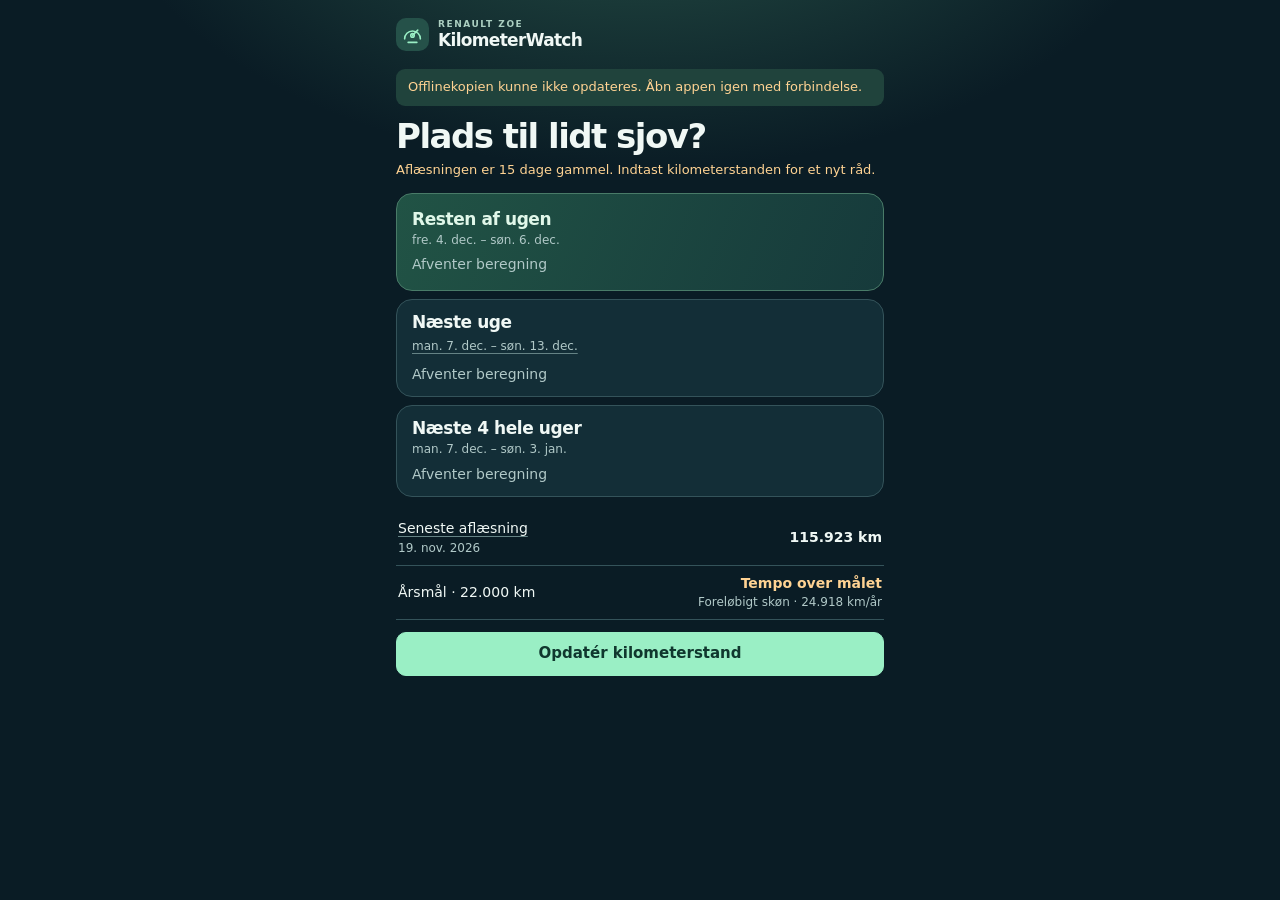
<file: tools/kilometerwatch/drive.html>
<!doctype html>
<html lang="da">
<head>
<base href="/tools/kilometerwatch/">
<meta charset="utf-8">
<meta name="viewport" content="width=device-width,initial-scale=1,viewport-fit=cover">
<meta name="theme-color" content="#091a24">
<meta name="description" content="Se dit råderum til private ture i din Renault Zoe.">
<link rel="manifest" href="./manifest.webmanifest">
<link rel="icon" href="./icon-192.png" sizes="192x192" type="image/png">
<link rel="apple-touch-icon" href="./icon-192.png">
<link rel="stylesheet" href="./style-v16.css?front=6">
<title>Renault Zoe · KilometerWatch</title>
</head>
<body><main class="wrap">
<header class="mast">
  <div class="brand-icon" aria-hidden="true"><svg viewBox="0 0 24 24" fill="none" stroke="currentColor" stroke-width="1.8" stroke-linecap="round"><path d="M3 17a9 9 0 0 1 18 0M12 13l6-6M7 21h10"/><circle cx="12" cy="13" r="2"/></svg></div>
  <div class="brand"><small>RENAULT ZOE</small><strong>KilometerWatch</strong></div>
</header>
<noscript>Slå JavaScript til for at åbne KilometerWatch.</noscript>
<p id="notice" role="status" class="notice" hidden></p>
<button id="toBudget" class="return" type="button" hidden>‹ Tilbage til budgettet</button>
<section id="home" aria-labelledby="homeTitle">
  <h1 id="homeTitle" tabindex="-1">Plads til lidt sjov?</h1>
  <p id="basis" class="basis"></p>
  <div id="budgets" aria-label="Kilometer til fornøjelse"></div>
  <div class="car-data">
    <div class="fact"><div><button id="readingLabel" class="inline-action" type="button" aria-controls="history" title="Se kilometerhistorik">Seneste aflæsning</button><small id="lastDate"></small></div><strong id="lastKm">—</strong></div>
    <div class="fact"><span>Årsmål · 22.000 km</span><div class="status-value"><strong id="yearStatus">—</strong><small id="yearQualifier" hidden></small></div></div>
    <button id="newReading" class="primary wide">Opdatér kilometerstand</button>
  </div>
</section>
<section id="settings" aria-labelledby="settingsTitle" hidden><h1 id="settingsTitle" tabindex="-1">Ferie, ekstrature og reserver</h1>

  <form id="settingsForm" class="card"><h2>Din normale uge</h2>
    <div class="fields">
      <label>København tur/retur (km)<input id="tripKm" type="number" min="1" max="2000" required></label>
      <label class="span">Sædvanlige København-ture pr. uge<input id="usualTrips" type="number" min="0" max="28" required></label>
    </div><h3>Reserver pr. uge</h3><p class="hint">Småture og sikkerhedsmargin er dine skøn. De fordeles på kalenderdagene.</p>
    <div class="fields"><label>Indkøb og småture (km)<input id="shopping" type="number" min="0" max="5000" required></label>
    <label>Sikkerhedsmargin (km)<input id="margin" type="number" min="0" max="5000" required></label></div>
    <button class="primary" type="submit">Gem indstillinger</button>
  </form>
  <div class="card"><h2>Ferie og fridage</h2><p class="hint">Angiv de datoer, hvor du har fri, også eventuelle helligdage.</p>
    <form id="offForm"><div class="fields"><label>Fra og med<input id="offFrom" type="date" min="1900-01-01" max="2199-12-31" required></label>
      <label>Til og med<input id="offTo" type="date" min="1900-01-01" max="2199-12-31" required></label></div><button>Tilføj friperiode</button></form><div id="offRows"></div></div>
  <div class="card"><h2>Planlagt ekstrakørsel</h2><p class="hint">Angiv hele dagens ekstrakørsel, fx en ferietur. Medtag også den del, du allerede har kørt. Den trækkes fra ved en undervejsaflæsning.</p>
    <form id="extraForm"><div class="fields"><label>Dato<input id="extraDate" type="date" min="1900-01-01" max="2199-12-31" required></label><label>Ekstra kilometer<input id="extraKm" type="number" min="1" max="10000" required></label></div>
    <button>Gem ekstrakørsel</button></form><div id="extraRows"></div></div>
</section>
<section id="history" aria-labelledby="historyTitle" hidden><h1 id="historyTitle" tabindex="-1">Kilometerhistorik</h1>

  <div id="flags"></div><p id="yearBalance" class="hint"></p>
  <div class="card"><div class="line"><h2>Aflæsninger</h2><button id="historyAdd" class="minor">Tilføj aflæsning</button></div>
  <p class="hint" id="historyCount"></p><div id="historyRows"></div></div>
  <div id="recoveryBox" class="card" hidden><h2>Kun fundet i ældre kopier</h2>
    <p class="hint">Disse aflæsninger kan være fortrudt i en tidligere version. Vælg dem, du genkender.</p><div id="recoveryRows"></div></div>
  <button id="historyBackup" type="button">Gem eller gendan en kopi</button>
</section>
<section id="backup" aria-labelledby="backupTitle" hidden><h1 id="backupTitle" tabindex="-1">Sikkerhedskopi og import</h1>

  <div class="card"><h2>Gem en kopi</h2><p class="hint">JSON-filen indeholder aflæsninger, afklaringer, indstillinger og datoplaner.</p>
    <button id="download" class="primary">Hent sikkerhedskopi</button></div>
  <div class="card"><h2>Gendan eller sammenflet</h2><p class="hint">Du får vist, hvad kopien indeholder, før den bruges. Nyere aflæsninger på telefonen bevares.</p>
    <div class="actions"><button id="pickFile">Vælg JSON-fil</button><button id="previous">Hent seneste lokale kopi</button></div>
    <input hidden id="file" type="file" accept=".json,application/json"></div>
  <div class="card"><h2>Oprindelige kilometerdata</h2><p class="hint">Gem de oprindelige kilometerfelter, hvis du vil undersøge en ældre eller beskadiget historik.</p>
    <div class="actions"><button id="downloadRaw">Hent rå kilometerdata</button><button id="original">Vis kopi fra før opdatering</button></div></div>
</section>
</main>
<dialog id="entryDialog" aria-labelledby="entryTitle"><form id="entryForm">
  <h2 id="entryTitle">Ny kilometeraflæsning</h2>
  <label>Dato<input id="entryDate" type="date" min="1900-01-01" max="2199-12-31" required></label>
  <label>Kilometerstand<input id="entryKm" inputmode="numeric" autocomplete="off" placeholder="Aflæs bilens kilometertæller" required></label>
  <label>Hvornår er bilen aflæst?<select id="phase" required>
    <option value="">Vælg tidspunkt</option><option value="start">Før dagens første tur</option>
    <option value="mid">Undervejs i dagens kørsel</option><option value="end">Efter dagens sidste tur</option></select></label>
  <div id="midFields" hidden>
    <label id="legLabel" hidden>Hvor er du på dagens tur?<select id="leg">
      <option value="">Vælg</option><option value="both">Før udturen</option>
      <option value="home">Kun hjemturen er tilbage</option><option value="done">Hjemturen er kørt</option>
    </select></label>
    <label id="extraLeftLabel" hidden>Planlagt ekstrakørsel tilbage i dag (km)<input id="extraLeft" type="number" min="0"></label>
  </div>
  <p id="entryError" role="alert" class="error" hidden></p>
  <div class="actions"><button type="submit" class="primary">Gem aflæsning</button><button type="button" id="cancelEntry">Annuller</button></div>
</form></dialog>
<dialog id="importDialog" aria-labelledby="importTitle"><h2 id="importTitle">Gennemse kopien</h2>
 <p id="importStats"></p><p id="importLast" class="hint"></p><p id="importFlags" class="hint"></p>
 <label id="planLabel" class="check"><input id="usePlan" type="checkbox"><span id="planText"></span></label>
 <p id="importError" class="error" role="alert" hidden></p>
 <div class="actions"><button id="applyImport" class="primary">Sammenflet</button><button id="cancelImport">Annuller</button></div>
</dialog>
<script type="module" src="./app-v16.js?front=7"></script>
</body></html>
</file>
<file: styles.css>
@import url('https://fonts.googleapis.com/css2?family=DM+Sans:opsz,wght@9..40,300;9..40,400;9..40,500;9..40,600;9..40,700&family=DM+Mono:wght@400;500&display=swap');

/* ─────────────────────────────────────
   RESET & VARIABLES
───────────────────────────────────── */
*, *::before, *::after { box-sizing: border-box; margin: 0; padding: 0; }

:root {
  --bg:       #1a1a1a;
  --bg2:      #222;
  --bg3:      #2a2a2a;
  --bg4:      #333;
  --text:     #f0ede8;
  --text2:    #a09d98;
  --text3:    #555;
  --accent:   #e05520;
  --accenth:  #f06030;
  --border:   rgba(255,255,255,0.07);
  --border2:  rgba(255,255,255,0.13);
  --fs:       'DM Sans', system-ui, sans-serif;
  --fm:       'DM Mono', monospace;
}

html { scroll-behavior: smooth; }

body {
  background: var(--bg);
  color: var(--text);
  font-family: var(--fs);
  font-size: 16px;
  line-height: 1.6;
  -webkit-font-smoothing: antialiased;
  overflow-x: hidden;
}

::selection { background: var(--accent); color: #fff; }

/* ─────────────────────────────────────
   DESKTOP NAV
───────────────────────────────────── */
.site-nav {
  position: fixed;
  top: 0; left: 0; right: 0;
  z-index: 100;
  height: 68px;
  display: flex;
  align-items: center;
  justify-content: space-between;
  padding: 0 2rem;
  background: rgba(20,20,20,0.93);
  backdrop-filter: blur(12px);
  -webkit-backdrop-filter: blur(12px);
  border-bottom: 1px solid var(--border);
}

.nav-logo {
  display: flex;
  align-items: center;
  gap: 0.875rem;
  text-decoration: none;
}

.nav-logo-img {
  width: 44px;
  height: 44px;
  object-fit: contain;
  filter: invert(1);
  flex-shrink: 0;
}

.nav-divider {
  width: 1px;
  height: 30px;
  background: var(--border2);
  flex-shrink: 0;
}

.nav-brand {
  display: flex;
  flex-direction: column;
  gap: 2px;
}

.nav-brand-name {
  font-size: 0.8rem;
  font-weight: 600;
  letter-spacing: 0.12em;
  text-transform: uppercase;
  color: var(--text);
  line-height: 1;
}

.nav-brand-tag {
  font-size: 0.6rem;
  letter-spacing: 0.08em;
  color: var(--text3);
  line-height: 1;
}

.nav-links {
  display: flex;
  align-items: center;
  gap: 2rem;
  list-style: none;
}

.nav-links a {
  font-size: 0.875rem;
  color: var(--text2);
  text-decoration: none;
  transition: color 0.15s;
}

.nav-links a:hover,
.nav-links a.active { color: var(--text); }

.nav-cta {
  background: var(--accent);
  color: #fff;
  font-size: 0.8rem;
  font-weight: 600;
  padding: 0.5rem 1.1rem;
  border-radius: 6px;
  text-decoration: none;
  transition: background 0.15s;
}

.nav-cta:hover { background: var(--accenth); }

/* ─────────────────────────────────────
   MOBILE NAV (top bar — logo only)
───────────────────────────────────── */
.mobile-header { display: none; }

/* ─────────────────────────────────────
   BOTTOM NAV (mobile only)
───────────────────────────────────── */
.bottom-nav { display: none; }

/* ─────────────────────────────────────
   MAIN
───────────────────────────────────── */
main { padding-top: 68px; }

/* ─────────────────────────────────────
   HERO
───────────────────────────────────── */
.hero {
  min-height: calc(100vh - 68px);
  display: grid;
  grid-template-columns: 1fr 1fr;
  align-items: center;
  gap: 3rem;
  max-width: 1140px;
  margin: 0 auto;
  padding: 5rem 2rem 4rem;
}

.hero-label {
  font-family: var(--fm);
  font-size: 0.7rem;
  color: var(--accent);
  letter-spacing: 0.1em;
  margin-bottom: 1.5rem;
}

.hero h1 {
  font-size: clamp(2.5rem, 5vw, 4rem);
  font-weight: 700;
  line-height: 1.05;
  letter-spacing: -0.02em;
}

.hero-sub {
  margin-top: 1.5rem;
  font-size: 1rem;
  color: var(--text2);
  max-width: 440px;
  line-height: 1.65;
  font-weight: 300;
}

.hero-proof {
  margin-top: 1.25rem;
  display: flex;
  align-items: center;
  gap: 0.75rem;
}

.hero-proof-bar {
  width: 3px; height: 18px;
  background: var(--accent);
  border-radius: 2px;
  flex-shrink: 0;
}

.hero-proof-text {
  font-size: 0.78rem;
  font-weight: 600;
  letter-spacing: 0.05em;
  text-transform: uppercase;
}

.hero-actions {
  display: flex;
  gap: 0.75rem;
  margin-top: 2.5rem;
  flex-wrap: wrap;
}

/* ─────────────────────────────────────
   PIPELINE SVG
───────────────────────────────────── */
.hero-graphic svg {
  width: 100%;
  max-width: 480px;
  height: auto;
}

/* ─────────────────────────────────────
   BUTTONS
───────────────────────────────────── */
.btn-primary {
  background: var(--accent);
  color: #fff;
  font-size: 0.875rem;
  font-weight: 600;
  padding: 0.75rem 1.5rem;
  border-radius: 6px;
  text-decoration: none;
  border: none;
  cursor: pointer;
  transition: background 0.15s;
  display: inline-flex;
  align-items: center;
  gap: 0.4rem;
}
.btn-primary:hover { background: var(--accenth); }

.btn-secondary {
  background: transparent;
  color: var(--text);
  font-size: 0.875rem;
  font-weight: 500;
  padding: 0.75rem 1.5rem;
  border-radius: 6px;
  border: 1px solid var(--border2);
  text-decoration: none;
  cursor: pointer;
  transition: border-color 0.15s;
  display: inline-flex;
  align-items: center;
  gap: 0.4rem;
}
.btn-secondary:hover { border-color: var(--text2); }

.btn-outline {
  background: transparent;
  color: var(--text2);
  font-size: 0.8rem;
  padding: 0.5rem 1rem;
  border-radius: 6px;
  border: 1px solid var(--border);
  text-decoration: none;
  cursor: pointer;
  transition: all 0.15s;
  display: inline-flex;
  align-items: center;
  gap: 0.35rem;
}
.btn-outline:hover { color: var(--text); border-color: var(--border2); }

.btn-accent {
  background: rgba(224,85,32,0.12);
  color: var(--accent);
  font-size: 0.8rem;
  font-weight: 500;
  padding: 0.5rem 1rem;
  border-radius: 6px;
  border: 1px solid rgba(224,85,32,0.25);
  text-decoration: none;
  cursor: pointer;
  transition: background 0.15s;
  display: inline-flex;
  align-items: center;
  gap: 0.35rem;
}
.btn-accent:hover { background: rgba(224,85,32,0.2); }

.btn-sm { font-size: 0.78rem; padding: 0.5rem 0.9rem; }

/* ─────────────────────────────────────
   SECTIONS
───────────────────────────────────── */
.section {
  padding: 5rem 2rem;
  max-width: 1140px;
  margin: 0 auto;
}

.section-label {
  font-family: var(--fm);
  font-size: 0.68rem;
  color: var(--accent);
  letter-spacing: 0.1em;
  text-transform: uppercase;
  margin-bottom: 0.5rem;
}

.section-title {
  font-size: clamp(1.5rem, 3vw, 2.2rem);
  font-weight: 600;
  letter-spacing: -0.02em;
  line-height: 1.15;
}

/* ─────────────────────────────────────
   SERVICES
───────────────────────────────────── */
.services-wrap {
  border-top: 1px solid var(--border);
  background: var(--bg2);
  padding: 4rem 2rem;
}

.services-inner { max-width: 1140px; margin: 0 auto; }

.services-grid {
  display: grid;
  grid-template-columns: repeat(3,1fr);
  gap: 1px;
  background: var(--border);
  border: 1px solid var(--border);
  border-radius: 8px;
  overflow: hidden;
  margin-top: 2.5rem;
}

.svc-card {
  background: var(--bg2);
  padding: 2rem 1.75rem;
  transition: background 0.15s;
}
.svc-card:hover { background: var(--bg3); }

.svc-icon {
  width: 40px; height: 40px;
  background: var(--bg3);
  border: 1px solid var(--border);
  border-radius: 8px;
  display: flex;
  align-items: center;
  justify-content: center;
  margin-bottom: 1.25rem;
}

.svc-num {
  font-family: var(--fm);
  font-size: 0.65rem;
  color: var(--accent);
  margin-bottom: 0.4rem;
}

.svc-title {
  font-size: 0.875rem;
  font-weight: 600;
  letter-spacing: 0.04em;
  text-transform: uppercase;
  margin-bottom: 0.6rem;
}

.svc-desc {
  font-size: 0.875rem;
  color: var(--text2);
  line-height: 1.6;
  font-weight: 300;
}

/* ─────────────────────────────────────
   FEATURED PROJECT
───────────────────────────────────── */
.featured-wrap {
  border-top: 1px solid var(--border);
}

.featured-inner {
  max-width: 1140px;
  margin: 0 auto;
  padding: 5rem 2rem;
  display: grid;
  grid-template-columns: 1fr 1fr;
  gap: 4rem;
  align-items: start;
}

.feat-tag {
  font-family: var(--fm);
  font-size: 0.65rem;
  color: var(--accent);
  letter-spacing: 0.1em;
  text-transform: uppercase;
  margin-bottom: 0.75rem;
}

.feat-title {
  font-size: clamp(1.8rem,3vw,2.5rem);
  font-weight: 700;
  letter-spacing: -0.02em;
  line-height: 1.05;
  text-transform: uppercase;
  margin-bottom: 0.75rem;
}

.feat-desc {
  font-size: 0.9rem;
  color: var(--text2);
  line-height: 1.65;
  margin-bottom: 1.5rem;
  font-weight: 300;
}

.feat-bullets {
  list-style: none;
  display: flex;
  flex-direction: column;
  gap: 0.4rem;
  margin-bottom: 2rem;
}

.feat-bullets li {
  font-size: 0.875rem;
  color: var(--text2);
  display: flex;
  align-items: flex-start;
  gap: 0.6rem;
  font-weight: 300;
}

.feat-bullets li::before {
  content: '—';
  color: var(--accent);
  font-size: 0.75rem;
  margin-top: 0.2rem;
  flex-shrink: 0;
}

.feat-actions { display: flex; gap: 0.75rem; flex-wrap: wrap; }

.feat-sidebar {
  border: 1px solid var(--border);
  border-radius: 8px;
  overflow: hidden;
  background: var(--bg2);
}

.feat-sidebar-head {
  padding: 0.75rem 1.25rem;
  border-bottom: 1px solid var(--border);
  background: var(--bg3);
}

.feat-sidebar-label {
  font-family: var(--fm);
  font-size: 0.65rem;
  color: var(--text3);
  letter-spacing: 0.08em;
  text-transform: uppercase;
}

.feat-sidebar-body { padding: 1.25rem; }

.stack-list {
  display: flex;
  flex-direction: column;
  gap: 0.6rem;
  margin-bottom: 1.5rem;
}

.stack-item {
  display: flex;
  align-items: center;
  gap: 0.5rem;
  font-family: var(--fm);
  font-size: 0.78rem;
  color: var(--text2);
}

.stack-dot {
  width: 5px; height: 5px;
  border-radius: 50%;
  background: var(--accent);
  flex-shrink: 0;
}

/* TAGS */
.tags { display: flex; flex-wrap: wrap; gap: 0.4rem; margin-top: 1.25rem; }

.tag {
  font-family: var(--fm);
  font-size: 0.65rem;
  padding: 0.2rem 0.55rem;
  background: var(--bg3);
  border: 1px solid var(--border);
  border-radius: 4px;
  color: var(--text2);
}

/* ─────────────────────────────────────
   DEMO CARD (homepage + demo page)
───────────────────────────────────── */
.demo-card {
  background: var(--bg2);
  border: 1px solid var(--border);
  border-radius: 8px;
  overflow: hidden;
}

.demo-card-head {
  padding: 0.7rem 1rem;
  border-bottom: 1px solid var(--border);
  background: var(--bg3);
  display: flex;
  align-items: center;
  justify-content: space-between;
}

.demo-card-title {
  font-family: var(--fm);
  font-size: 0.65rem;
  color: var(--text3);
  letter-spacing: 0.06em;
  text-transform: uppercase;
}

.demo-card-body { padding: 1rem; }

textarea.demo-ta {
  width: 100%;
  min-height: 120px;
  background: transparent;
  border: none;
  outline: none;
  color: var(--text);
  font-family: var(--fm);
  font-size: 0.78rem;
  line-height: 1.65;
  resize: none;
  caret-color: var(--accent);
}
textarea.demo-ta::placeholder { color: var(--text3); }

.demo-card-foot {
  padding: 0.7rem 1rem;
  border-top: 1px solid var(--border);
  background: var(--bg3);
  display: flex;
  align-items: center;
  justify-content: space-between;
}

.demo-hint {
  font-family: var(--fm);
  font-size: 0.62rem;
  color: var(--text3);
}

.demo-output {
  min-height: 120px;
  font-family: var(--fm);
  font-size: 0.75rem;
  line-height: 1.7;
  white-space: pre-wrap;
  word-break: break-word;
  color: var(--text3);
}

.demo-status-bar {
  padding: 0.5rem 1rem;
  border-top: 1px solid var(--border);
  background: var(--bg3);
}

.demo-status-txt { font-family: var(--fm); font-size: 0.62rem; color: var(--text3); }
.demo-status-txt.done { color: var(--accent); }

.json-key    { color: #a78bfa; }
.json-string { color: var(--text); }
.json-number { color: var(--accent); }
.json-null   { color: var(--text3); }
.json-bool   { color: var(--accent); }

/* Full demo page grid */
.demo-page-grid {
  display: grid;
  grid-template-columns: 1fr 1fr;
  gap: 1.5rem;
  margin-top: 0;
}
.demo-page-grid textarea.demo-ta { min-height: 240px; }
.demo-page-grid .demo-output { min-height: 240px; }

.demo-chips { display: flex; gap: 0.5rem; flex-wrap: wrap; margin-bottom: 1.25rem; }

.demo-chip {
  font-family: var(--fm);
  font-size: 0.68rem;
  padding: 0.28rem 0.7rem;
  background: transparent;
  border: 1px solid var(--border);
  border-radius: 4px;
  color: var(--text2);
  cursor: pointer;
  transition: all 0.15s;
}
.demo-chip:hover { border-color: var(--accent); color: var(--accent); }

.btn-process {
  background: var(--accent);
  color: #fff;
  font-size: 0.8rem;
  font-weight: 600;
  padding: 0.55rem 1.25rem;
  border-radius: 6px;
  border: none;
  cursor: pointer;
  min-width: 110px;
  display: flex;
  align-items: center;
  justify-content: center;
  gap: 0.5rem;
  transition: background 0.15s;
}
.btn-process:hover { background: var(--accenth); }
.btn-process:disabled { opacity: 0.4; cursor: not-allowed; }

.loader {
  width: 10px; height: 10px;
  border: 1.5px solid rgba(255,255,255,0.3);
  border-top-color: #fff;
  border-radius: 50%;
  animation: spin 0.6s linear infinite;
}

/* ─────────────────────────────────────
   WHY SECTION
───────────────────────────────────── */
.why-wrap {
  border-top: 1px solid var(--border);
  background: var(--bg2);
  padding: 4rem 2rem;
}

.why-inner { max-width: 1140px; margin: 0 auto; }

.why-grid {
  display: grid;
  grid-template-columns: repeat(4,1fr);
  gap: 1px;
  background: var(--border);
  border: 1px solid var(--border);
  border-radius: 8px;
  overflow: hidden;
  margin-top: 2.5rem;
}

.why-card {
  background: var(--bg2);
  padding: 1.5rem;
  transition: background 0.15s;
}
.why-card:hover { background: var(--bg3); }

.why-icon {
  width: 36px; height: 36px;
  background: var(--bg3);
  border: 1px solid var(--border);
  border-radius: 6px;
  display: flex;
  align-items: center;
  justify-content: center;
  margin-bottom: 1rem;
}

.why-title {
  font-size: 0.78rem;
  font-weight: 600;
  letter-spacing: 0.04em;
  text-transform: uppercase;
  margin-bottom: 0.4rem;
}

.why-desc {
  font-size: 0.8rem;
  color: var(--text2);
  line-height: 1.55;
  font-weight: 300;
}

/* ─────────────────────────────────────
   CTA BANNER
───────────────────────────────────── */
.cta-wrap {
  border-top: 1px solid var(--border);
  background: var(--bg3);
  padding: 3rem 2rem;
}

.cta-inner {
  max-width: 1140px;
  margin: 0 auto;
  display: flex;
  align-items: center;
  justify-content: space-between;
  gap: 2rem;
  flex-wrap: wrap;
}

.cta-text h2 {
  font-size: clamp(1.2rem,3vw,1.75rem);
  font-weight: 700;
  letter-spacing: -0.02em;
  text-transform: uppercase;
}

.cta-text p {
  font-size: 0.875rem;
  color: var(--text2);
  margin-top: 0.25rem;
  font-weight: 300;
}

/* ─────────────────────────────────────
   PAGE HEADER
───────────────────────────────────── */
.page-header {
  padding: 5rem 2rem 3.5rem;
  max-width: 1140px;
  margin: 0 auto;
  border-bottom: 1px solid var(--border);
}

.page-header h1 {
  font-size: clamp(2rem,5vw,3rem);
  font-weight: 700;
  letter-spacing: -0.03em;
  line-height: 1.05;
}

.page-header p {
  font-size: 0.95rem;
  color: var(--text2);
  margin-top: 0.75rem;
  font-weight: 300;
}

/* ─────────────────────────────────────
   PROJECTS
───────────────────────────────────── */
.projects-list { max-width: 1140px; margin: 0 auto; }

.project-card {
  display: grid;
  grid-template-columns: 1fr 180px;
  gap: 2rem;
  align-items: start;
  padding: 2.5rem 2rem;
  border-bottom: 1px solid var(--border);
  transition: background 0.15s;
}
.project-card:hover { background: var(--bg2); }

.project-idx {
  font-family: var(--fm);
  font-size: 0.65rem;
  color: var(--text3);
  margin-bottom: 0.6rem;
}

.project-title {
  font-size: 1.2rem;
  font-weight: 600;
  letter-spacing: -0.02em;
  margin-bottom: 0.5rem;
}

.project-desc {
  font-size: 0.9rem;
  color: var(--text2);
  line-height: 1.65;
  margin-bottom: 1.25rem;
  max-width: 540px;
  font-weight: 300;
}

.project-bullets {
  list-style: none;
  display: flex;
  flex-direction: column;
  gap: 0.4rem;
  margin-bottom: 1.25rem;
}

.project-bullets li {
  font-size: 0.875rem;
  color: var(--text2);
  display: flex;
  align-items: flex-start;
  gap: 0.6rem;
  font-weight: 300;
}

.project-bullets li::before {
  content: '—';
  color: var(--accent);
  font-size: 0.75rem;
  margin-top: 0.2rem;
  flex-shrink: 0;
}

.project-actions {
  display: flex;
  flex-direction: column;
  gap: 0.5rem;
  align-items: flex-end;
}

.tags-row { display: flex; flex-wrap: wrap; gap: 0.4rem; margin-top: 0.25rem; }

/* ─────────────────────────────────────
   CONTACT + FOOTER
───────────────────────────────────── */
.contact-section {
  border-top: 1px solid var(--border);
  padding: 4rem 2rem;
  max-width: 1140px;
  margin: 0 auto;
  display: flex;
  align-items: center;
  justify-content: space-between;
  gap: 2rem;
  flex-wrap: wrap;
}

.contact-title {
  font-size: 1.5rem;
  font-weight: 600;
  letter-spacing: -0.02em;
  margin-bottom: 0.4rem;
}

.contact-sub { font-size: 0.875rem; color: var(--text2); font-weight: 300; }

.contact-email {
  font-size: 0.95rem;
  color: var(--text);
  text-decoration: none;
  display: block;
  margin-bottom: 0.25rem;
  font-weight: 500;
  transition: color 0.15s;
}
.contact-email:hover { color: var(--accent); }

.contact-loc { font-size: 0.8rem; color: var(--text3); }

footer {
  border-top: 1px solid var(--border);
  padding: 1.5rem 2rem;
  background: var(--bg);
}

.footer-inner {
  max-width: 1140px;
  margin: 0 auto;
  display: flex;
  justify-content: space-between;
  align-items: center;
  flex-wrap: wrap;
  gap: 1rem;
}

.footer-copy { font-size: 0.78rem; color: var(--text3); }

.footer-links { display: flex; gap: 1.5rem; }
.footer-links a { font-size: 0.78rem; color: var(--text3); text-decoration: none; transition: color 0.15s; }
.footer-links a:hover { color: var(--text); }

/* ─────────────────────────────────────
   ANIMATIONS
───────────────────────────────────── */
@keyframes fadeUp {
  from { opacity: 0; transform: translateY(10px); }
  to   { opacity: 1; transform: translateY(0); }
}
@keyframes spin { to { transform: rotate(360deg); } }

.fade-in {
  opacity: 0;
  transform: translateY(8px);
  transition: opacity 0.4s ease, transform 0.4s ease;
}
.fade-in.visible { opacity: 1; transform: translateY(0); }

/* ─────────────────────────────────────
   SCROLLBAR
───────────────────────────────────── */
::-webkit-scrollbar { width: 4px; }
::-webkit-scrollbar-track { background: var(--bg); }
::-webkit-scrollbar-thumb { background: var(--bg4); border-radius: 2px; }
::-webkit-scrollbar-thumb:hover { background: var(--text3); }

/* ─────────────────────────────────────
   DESKTOP RESPONSIVE (900px)
───────────────────────────────────── */
@media (max-width: 900px) {
  .hero { grid-template-columns: 1fr; min-height: auto; padding: 4rem 2rem 3rem; }
  .hero-graphic { display: none; }
  .featured-inner { grid-template-columns: 1fr; gap: 2rem; }
  .why-grid { grid-template-columns: repeat(2,1fr); }
}

/* ─────────────────────────────────────
   MOBILE (768px and below)
───────────────────────────────────── */
@media (max-width: 768px) {

  /* Hide desktop nav completely */
  .site-nav { display: none; }

  /* ── MOBILE HEADER (logo + tagline, full width) ── */
  .mobile-header {
    display: flex;
    flex-direction: column;
    align-items: center;
    justify-content: center;
    padding: 2.5rem 1.5rem 2rem;
    text-align: center;
    background: var(--bg);
    border-bottom: 1px solid var(--border);
    position: sticky;
    top: 0;
    z-index: 100;
    backdrop-filter: blur(12px);
    -webkit-backdrop-filter: blur(12px);
    background: rgba(26,26,26,0.97);
  }

  .mobile-logo {
    width: 90px;
    height: 90px;
    object-fit: contain;
    filter: invert(1);
    opacity: 1;
    margin-bottom: 1rem;
  }

  .mobile-brand-name {
    font-size: 0.9rem;
    font-weight: 600;
    letter-spacing: 0.16em;
    text-transform: uppercase;
    color: var(--text);
    margin-bottom: 0.3rem;
  }

  .mobile-brand-tag {
    font-size: 0.62rem;
    letter-spacing: 0.1em;
    color: var(--text3);
  }

  /* ── Main content ── */
  main {
    padding-top: 0 !important;
    padding-bottom: 100px;
  }

  /* ── Hero ── */
  .hero {
    grid-template-columns: 1fr;
    min-height: auto;
    padding: 2.5rem 1.25rem 2rem;
    gap: 2rem;
  }
  .hero-graphic { display: none; }
  .hero h1 { font-size: 2.4rem; }

  .hero-actions {
    flex-direction: column;
    gap: 0.75rem;
  }
  .btn-primary,
  .btn-secondary {
    width: 100%;
    justify-content: center;
    text-align: center;
  }

  /* ── Services ── */
  .services-grid { grid-template-columns: 1fr; }
  .svc-card { border-right: none; border-bottom: 1px solid var(--border); }
  .svc-card:last-child { border-bottom: none; }
  .services-wrap { padding: 3rem 1.25rem; }

  /* ── Featured ── */
  .featured-inner { grid-template-columns: 1fr; gap: 2rem; padding: 3rem 1.25rem; }

  /* ── Projects ── */
  .project-card { grid-template-columns: 1fr; padding: 2rem 1.25rem; }
  .project-actions { align-items: flex-start; flex-direction: row; flex-wrap: wrap; }

  /* ── Demo ── */
  .demo-page-grid { grid-template-columns: 1fr; }
  .section { padding: 2.5rem 1.25rem; }

  /* ── Why ── */
  .why-grid { grid-template-columns: 1fr 1fr; }
  .why-wrap { padding: 3rem 1.25rem; }

  /* ── CTA / Contact ── */
  .cta-inner { flex-direction: column; gap: 1.25rem; }
  .cta-wrap { padding: 2.5rem 1.25rem; }
  .contact-section { flex-direction: column; padding: 3rem 1.25rem; }

  /* ── Page headers ── */
  .page-header { padding: 3rem 1.25rem 2.5rem; }

  /* ─────────────────────────────────────
     FLOATING BOTTOM PILL NAV
  ───────────────────────────────────── */
  .bottom-nav {
    display: flex;
    position: fixed;
    bottom: 20px;
    left: 50%;
    transform: translateX(-50%);
    z-index: 9999;
    background: rgba(22,22,22,0.96);
    backdrop-filter: blur(24px);
    -webkit-backdrop-filter: blur(24px);
    border: 1px solid rgba(255,255,255,0.1);
    border-radius: 999px;
    padding: 5px;
    gap: 2px;
    box-shadow:
      0 20px 60px rgba(0,0,0,0.7),
      0 4px 16px rgba(0,0,0,0.4),
      inset 0 1px 0 rgba(255,255,255,0.07);
  }

  .bottom-nav-item {
    display: flex;
    flex-direction: column;
    align-items: center;
    justify-content: center;
    gap: 3px;
    padding: 9px 18px;
    border-radius: 999px;
    text-decoration: none;
    transition: background 0.15s;
    min-width: 58px;
  }

  .bottom-nav-item.active {
    background: var(--accent);
  }

  .bottom-nav-item.active svg { stroke: #fff !important; }
  .bottom-nav-item.active .bn-label { color: #fff !important; }

  .bottom-nav-item svg {
    width: 18px; height: 18px;
    stroke: rgba(255,255,255,0.45);
    fill: none;
    stroke-linecap: round;
    stroke-linejoin: round;
    stroke-width: 1.8;
    transition: stroke 0.15s;
    display: block;
  }

  .bn-label {
    font-family: var(--fs);
    font-size: 0.52rem;
    font-weight: 500;
    color: rgba(255,255,255,0.45);
    letter-spacing: 0.03em;
    white-space: nowrap;
    transition: color 0.15s;
    display: block;
  }
}

@media (max-width: 420px) {
  .why-grid { grid-template-columns: 1fr; }
  .bottom-nav-item { padding: 9px 13px; min-width: 50px; }
  .mobile-logo { width: 72px; height: 72px; }
}

/* 2026 portfolio refresh */
.hero-accent{color:var(--accent);position:relative}
.hero-content{position:relative}
.hero-content:before{content:"";position:absolute;width:280px;height:280px;left:-170px;top:-80px;background:radial-gradient(circle,rgba(224,85,32,.12),transparent 68%);pointer-events:none}
.hero h1{font-size:clamp(3rem,6.3vw,5.5rem);max-width:720px;letter-spacing:-.055em}
.hero-sub{font-size:1.08rem;max-width:560px}
.builds-section{max-width:1140px;margin:0 auto;padding:6rem 2rem}
.builds-head{max-width:650px;margin-bottom:2.5rem}
.builds-intro{color:var(--text2);margin-top:1rem;max-width:520px;font-weight:300}
.builds-grid{display:grid;grid-template-columns:repeat(2,1fr);gap:1rem}
.build-card{min-height:280px;border:1px solid var(--border);border-radius:14px;padding:2rem;display:flex;flex-direction:column;justify-content:space-between;background:linear-gradient(145deg,rgba(255,255,255,.025),rgba(255,255,255,.005));transition:transform .25s ease,border-color .25s ease,background .25s ease;overflow:hidden;position:relative}
.build-card:after{content:"";position:absolute;width:180px;height:180px;border-radius:50%;right:-90px;top:-90px;background:radial-gradient(circle,rgba(224,85,32,.12),transparent 70%);opacity:0;transition:opacity .25s}
.build-card:hover{transform:translateY(-4px);border-color:rgba(224,85,32,.35);background:linear-gradient(145deg,rgba(224,85,32,.055),rgba(255,255,255,.01))}
.build-card:hover:after{opacity:1}
.build-card-wide{grid-column:span 1}
.build-no{font-family:var(--fm);font-size:.65rem;color:var(--accent);letter-spacing:.1em}
.build-card h3{font-size:1.65rem;letter-spacing:-.035em;margin:3.2rem 0 .65rem}
.build-card p{color:var(--text2);font-size:.9rem;line-height:1.65;max-width:470px;font-weight:300}
.build-tags{display:flex;gap:.45rem;flex-wrap:wrap;margin-top:1.4rem}
.build-tags span{font-family:var(--fm);font-size:.58rem;letter-spacing:.08em;color:var(--text3);border:1px solid var(--border);border-radius:999px;padding:.25rem .55rem}
@media(max-width:768px){.builds-section{padding:4rem 1.25rem}.builds-grid{grid-template-columns:1fr}.build-card{min-height:240px}.hero h1{font-size:clamp(2.8rem,14vw,4.4rem)}}

/* STATE OF ART V2 */
:root{--glass:rgba(22,22,22,.62)}
body{background:#111;position:relative}.grain{position:fixed;inset:0;z-index:999;pointer-events:none;opacity:.035;background-image:url("data:image/svg+xml,%3Csvg viewBox='0 0 180 180' xmlns='http://www.w3.org/2000/svg'%3E%3Cfilter id='n'%3E%3CfeTurbulence type='fractalNoise' baseFrequency='.85' numOctaves='4' stitchTiles='stitch'/%3E%3C/filter%3E%3Crect width='100%25' height='100%25' filter='url(%23n)' opacity='.9'/%3E%3C/svg%3E")}
.ambient{position:fixed;border-radius:50%;filter:blur(110px);pointer-events:none;opacity:.18;z-index:-1}.ambient-a{width:480px;height:480px;background:#e05520;right:-180px;top:10vh}.ambient-b{width:360px;height:360px;background:#7a3cff;left:-220px;top:58vh;opacity:.08}
.liquid-nav{top:18px;left:50%;right:auto;transform:translateX(-50%);width:min(760px,calc(100% - 48px));height:58px;border:1px solid rgba(255,255,255,.12);border-radius:999px;background:linear-gradient(135deg,rgba(40,40,40,.72),rgba(16,16,16,.52));box-shadow:0 18px 55px rgba(0,0,0,.35),inset 0 1px 0 rgba(255,255,255,.1);backdrop-filter:blur(24px) saturate(145%);padding:7px 9px 7px 14px}
.nav-monogram{display:flex;align-items:center;gap:4px;color:#fff;text-decoration:none;font-weight:700;letter-spacing:-.08em;font-size:1rem}.nav-monogram i,.am-mark i{display:block;width:2px;height:19px;background:var(--accent);transform:skew(-12deg);margin:0 2px}
.nav-pill-links{position:absolute;left:50%;transform:translateX(-50%);gap:.25rem}.nav-pill-links a{padding:.45rem .75rem;border-radius:999px}.nav-pill-links a:hover{background:rgba(255,255,255,.07)}
.nav-talk{border-radius:999px;background:#f0ede8;color:#151515;display:flex;gap:7px;align-items:center}.nav-talk:hover{background:#fff}.status-dot{width:7px;height:7px;border-radius:50%;display:inline-block;background:#64d77d;box-shadow:0 0 0 4px rgba(100,215,125,.09)}
.hero-v2{min-height:100svh;padding-top:8rem;grid-template-columns:1.25fr .75fr}.hero-v2 h1{font-size:clamp(4.1rem,9vw,8rem);line-height:.79;letter-spacing:-.075em;text-transform:uppercase}.kinetic-line{display:inline-block}.hero-outline{color:transparent;-webkit-text-stroke:1px rgba(240,237,232,.48)}.hero-v2 .hero-sub{max-width:600px;font-size:1.08rem;margin-top:2.3rem}.hero-v2 .hero-label{display:flex;align-items:center;gap:8px}
.hero-orbit{position:relative;aspect-ratio:1;display:grid;place-items:center;isolation:isolate}.orbit-ring{position:absolute;border:1px solid rgba(255,255,255,.09);border-radius:50%;animation:orbitPulse 6s ease-in-out infinite}.orbit-1{width:78%;height:78%}.orbit-2{width:100%;height:100%;animation-delay:-3s}.orbit-core{width:170px;height:170px;border-radius:50%;display:grid;place-items:center;background:radial-gradient(circle at 35% 25%,rgba(255,255,255,.12),rgba(224,85,32,.08) 45%,rgba(0,0,0,.25));border:1px solid rgba(255,255,255,.14);box-shadow:0 0 80px rgba(224,85,32,.14);backdrop-filter:blur(15px)}.am-mark{display:flex;align-items:center;gap:7px;font-size:2.2rem;font-weight:700;letter-spacing:-.1em}.am-mark i{height:42px;width:4px}.orbit-chip{position:absolute;font-family:var(--fm);font-size:.58rem;letter-spacing:.12em;border:1px solid rgba(255,255,255,.12);padding:.42rem .65rem;border-radius:999px;background:rgba(20,20,20,.58);backdrop-filter:blur(10px)}.chip-ai{top:13%;right:15%}.chip-apps{bottom:19%;right:2%}.chip-iot{bottom:11%;left:12%}
@keyframes orbitPulse{50%{transform:scale(1.035);opacity:.55}}
.builds-section{padding-top:8rem;padding-bottom:8rem}.kinetic-projects{gap:1.25rem}.build-card{min-height:360px;border-radius:22px;padding:2.2rem;background:linear-gradient(145deg,rgba(255,255,255,.04),rgba(255,255,255,.008));transform-style:preserve-3d}.build-card h3{font-size:clamp(2rem,4vw,3.6rem);margin-top:4rem;text-transform:uppercase}.build-card:nth-child(1),.build-card:nth-child(4){grid-column:span 2;min-height:430px}.build-card:nth-child(1) h3,.build-card:nth-child(4) h3{font-size:clamp(3rem,6vw,5.5rem)}.build-card:hover{transform:translateY(-7px) scale(.997)}
.manifesto-section{max-width:1140px;margin:0 auto;padding:9rem 2rem;border-top:1px solid var(--border)}.manifesto-copy{font-size:clamp(2.4rem,5.2vw,5rem);line-height:1.03;letter-spacing:-.055em;font-weight:600;max-width:1080px}.manifesto-copy span{color:var(--accent)}.manifesto-meta{margin-top:3.5rem;padding-top:1rem;border-top:1px solid var(--border);display:flex;justify-content:space-between;color:var(--text3);font-family:var(--fm);font-size:.6rem;letter-spacing:.08em}
@media(max-width:768px){.liquid-nav{display:none}.mobile-header{padding:.75rem 1.1rem;flex-direction:row;justify-content:space-between}.mobile-header span{font-family:var(--fm);font-size:.55rem;color:var(--text3);letter-spacing:.1em}.mobile-logo,.mobile-brand-name,.mobile-brand-tag{display:none}.hero-v2{padding-top:4.5rem}.hero-v2 h1{font-size:clamp(3.55rem,17vw,5.5rem)}.hero-orbit{display:none}.build-card:nth-child(1),.build-card:nth-child(4){grid-column:span 1;min-height:300px}.build-card,.build-card:nth-child(1),.build-card:nth-child(4){min-height:300px}.build-card h3,.build-card:nth-child(1) h3,.build-card:nth-child(4) h3{font-size:2.4rem}.manifesto-section{padding:6rem 1.25rem}.manifesto-meta{flex-direction:column;gap:.6rem}}
@media(prefers-reduced-motion:reduce){*,*::before,*::after{animation-duration:.01ms!important;animation-iteration-count:1!important;scroll-behavior:auto!important}}

/* WOW V3 — immersive canvas + real floating layers */
#liquidCanvas{position:fixed;inset:0;width:100%;height:100%;z-index:-2;pointer-events:none}
.cursor-lens{position:fixed;width:150px;height:150px;border-radius:50%;z-index:998;pointer-events:none;transform:translate(-50%,-50%);opacity:0;background:radial-gradient(circle at 35% 28%,rgba(255,255,255,.13),rgba(255,255,255,.025) 48%,rgba(224,85,32,.08));border:1px solid rgba(255,255,255,.16);box-shadow:inset 8px 8px 24px rgba(255,255,255,.035),inset -8px -8px 22px rgba(0,0,0,.22),0 14px 55px rgba(0,0,0,.22);backdrop-filter:blur(2px) saturate(135%);transition:opacity .25s ease}
@media(pointer:fine){body:hover .cursor-lens{opacity:1}}
.hero-stage{position:relative;min-height:560px;perspective:900px;transform-style:preserve-3d}.hero-sphere{position:absolute;left:50%;top:50%;width:235px;height:235px;transform:translate(-50%,-50%);border-radius:50%;display:grid;place-items:center;background:radial-gradient(circle at 30% 22%,rgba(255,255,255,.23),rgba(224,85,32,.16) 24%,rgba(22,22,22,.15) 58%,rgba(0,0,0,.55));border:1px solid rgba(255,255,255,.2);box-shadow:inset -30px -35px 60px rgba(0,0,0,.38),inset 18px 16px 40px rgba(255,255,255,.08),0 40px 110px rgba(224,85,32,.17);backdrop-filter:blur(18px);animation:sphereFloat 5s ease-in-out infinite}.hero-sphere .am-mark{font-size:3rem}.hero-sphere .am-mark i{height:55px}
.glass-object{position:absolute;width:170px;height:118px;border-radius:25px;padding:18px;display:flex;flex-direction:column;justify-content:flex-end;font-family:var(--fm);font-size:.62rem;letter-spacing:.12em;background:linear-gradient(145deg,rgba(255,255,255,.115),rgba(255,255,255,.015));border:1px solid rgba(255,255,255,.17);box-shadow:inset 0 1px 0 rgba(255,255,255,.2),0 25px 65px rgba(0,0,0,.34);backdrop-filter:blur(18px) saturate(145%);transform-style:preserve-3d}.glass-object b{font-family:var(--ff);font-size:1.7rem;letter-spacing:-.06em;color:#f2eee9}.glass-object-a{top:11%;left:4%;transform:rotate(-9deg) translateZ(60px);animation:cardFloatA 6s ease-in-out infinite}.glass-object-b{right:-3%;top:31%;transform:rotate(8deg) translateZ(85px);animation:cardFloatB 7s ease-in-out infinite}.glass-object-c{bottom:7%;left:12%;transform:rotate(5deg) translateZ(35px);animation:cardFloatC 5.5s ease-in-out infinite}
@keyframes sphereFloat{50%{transform:translate(-50%,-54%) rotate(3deg)}}@keyframes cardFloatA{50%{transform:translateY(-18px) rotate(-5deg) translateZ(80px)}}@keyframes cardFloatB{50%{transform:translateY(16px) rotate(3deg) translateZ(60px)}}@keyframes cardFloatC{50%{transform:translate(12px,-13px) rotate(9deg) translateZ(60px)}}
.floating-dock{position:fixed;z-index:997;right:22px;top:50%;transform:translateY(-50%);display:flex;flex-direction:column;gap:7px;padding:7px;border-radius:999px;background:rgba(24,24,24,.46);border:1px solid rgba(255,255,255,.13);box-shadow:0 18px 55px rgba(0,0,0,.28),inset 0 1px 0 rgba(255,255,255,.11);backdrop-filter:blur(22px) saturate(160%)}.floating-dock a{position:relative;width:39px;height:39px;display:grid;place-items:center;border-radius:50%;color:#aaa;text-decoration:none;font:600 .58rem var(--fm);transition:.3s cubic-bezier(.2,.8,.2,1)}.floating-dock a:hover{color:#111;background:#f2eee9;transform:scale(1.13)}.floating-dock a:after{content:attr(data-tip);position:absolute;right:50px;padding:6px 9px;border-radius:7px;background:#f2eee9;color:#111;opacity:0;transform:translateX(8px);pointer-events:none;transition:.2s;white-space:nowrap}.floating-dock a:hover:after{opacity:1;transform:none}
.build-card{overflow:hidden;position:relative}.build-card:before{content:"";position:absolute;width:240px;height:240px;border-radius:50%;left:var(--mx,50%);top:var(--my,50%);transform:translate(-50%,-50%);background:radial-gradient(circle,rgba(224,85,32,.14),transparent 67%);opacity:0;transition:opacity .25s;pointer-events:none}.build-card:hover:before{opacity:1}
@media(max-width:768px){.cursor-lens,.floating-dock{display:none}.hero-stage{display:block;min-height:330px;margin-top:1rem}.hero-sphere{width:155px;height:155px}.hero-sphere .am-mark{font-size:2rem}.glass-object{width:112px;height:78px;border-radius:17px;padding:11px}.glass-object b{font-size:1.05rem}.glass-object-a{left:0}.glass-object-b{right:0}.glass-object-c{left:6%;bottom:0}}
</file>
<file: tools/kilometerwatch/style-v16.css>
:root {
  color-scheme:dark; --bg:#0a1c25; --panel:#132e37; --line:#34535a; --accent:#9aefc5;
  --text:#f0f8f5; --muted:#b1c9c8; --amber:#ffd393; --red:#ffb1b3;
  font-family:system-ui,-apple-system,"Segoe UI",sans-serif;
}
* {box-sizing:border-box}
[hidden] {display:none!important}
html {background:var(--bg);min-height:100%}
body {margin:0;min-height:100dvh;color:var(--text);font-size:15px;line-height:1.45;background:radial-gradient(ellipse 550px 330px at 50% -160px,#285449,transparent),var(--bg)}
.wrap {width:min(100%,520px);margin:auto;padding:18px 16px max(24px,env(safe-area-inset-bottom))}
.mast,.brand-icon,.fact,.actions,.line,.list-row {display:flex;align-items:center}
.mast {gap:9px;margin-bottom:18px}
.brand-icon {width:33px;height:33px;justify-content:center;border-radius:10px;background:#255149;color:var(--accent)}
.brand-icon svg {width:21px}.brand small,.brand strong {display:block}
.brand small {font-size:9px;letter-spacing:.17em;line-height:1.25;color:#abcfc1;font-weight:700}
.brand strong {font-size:17px;letter-spacing:-.04em;line-height:1.2}
h1,h2,h3,p {margin:0}
h1 {font-size:clamp(26px,6vw,34px);line-height:1.08;letter-spacing:-.045em}
h2 {font-size:18px;line-height:1.25;letter-spacing:-.025em} h3 {font-size:15px;margin:14px 0 4px}
.basis,.hint,.fact small,.period-heading small {color:var(--muted)}
.basis {font-size:13px;line-height:1.4;margin:6px 0 14px}
#budgets {display:grid;gap:8px}
.budget {min-width:0;display:grid;grid-template-columns:minmax(0,1fr) auto;column-gap:10px;align-items:center;border:1px solid var(--line);border-radius:16px;padding:12px 15px;background:var(--panel)}
.period-heading {min-width:0}.period-heading h2 {font-size:17px}.period-heading small {display:block;font-size:12px;margin-top:2px}
.amount {justify-self:end;white-space:nowrap;font-size:15px;font-weight:650;font-variant-numeric:tabular-nums;line-height:1.05;color:#dbf4e6}
.amount strong {font-size:clamp(29px,7vw,37px);letter-spacing:-.055em}
.trip-result,.recommendation,.unavailable {grid-column:1/-1}
.trip-result {font-size:13px;margin-top:6px;color:var(--muted)}.trip-result strong {font-weight:660;color:var(--text)}
.recommendation {font-size:12px;color:var(--amber);margin-top:3px;line-height:1.35}
.current {background:linear-gradient(112deg,#215345,#163a3b);border-color:#497b68;padding-block:15px}
.current .period-heading h2 {color:#e0f7e9}.current .amount {color:var(--accent);font-size:20px}
.current .amount strong {font-size:clamp(38px,10vw,52px)}.current .trip-result {margin-top:9px}
.unavailable {font-size:14px;color:var(--muted);margin-top:5px}
.car-data {margin:12px 0 18px}
.fact,.line,.list-row {justify-content:space-between;gap:10px}
.fact {padding:7px 2px;border-bottom:1px solid var(--line)}
.fact span,.fact small {display:block}.fact span,.fact strong {font-size:14px}.fact small {font-size:12px}
.fact strong,.status-value {text-align:right;font-variant-numeric:tabular-nums}
button,input,select {font:inherit}
button {min-height:44px;border:1px solid #4b6c70;border-radius:10px;padding:9px 13px;color:var(--text);background:#1c3a43;font-weight:660;cursor:pointer;line-height:1.25}
button:disabled {opacity:.5;cursor:default}.primary {background:var(--accent);color:#10372e;border-color:var(--accent)}
.wide {display:block;width:100%;margin-top:12px}
button:focus-visible,input:focus-visible,select:focus-visible {outline:3px solid #b8f5d5;outline-offset:2px}
button:hover {border-color:#a1d0bd}
.warn,.error {color:var(--amber)!important}.bad {color:var(--red)!important}.good {color:var(--accent)!important}
.inline-action,.return {padding:0;border:0;background:transparent;color:inherit;text-align:left}
.inline-action {min-height:24px;font:inherit;text-decoration:underline;text-decoration-color:#658385;text-underline-offset:3px}
.fact .inline-action {font-size:14px}
.return {color:var(--accent);margin-bottom:7px}
.wrap>section:not(#home) h1 {margin-bottom:14px}
.card {padding:14px;margin-bottom:9px;background:var(--panel);border:1px solid var(--line);border-radius:14px}
.hint {font-size:13px;margin:6px 0 12px}.hint:empty {display:none}
.fields {display:grid;grid-template-columns:repeat(2,minmax(0,1fr));gap:10px}
label {display:grid;gap:5px;font-size:13px;line-height:1.4;color:#d4e6e2}
input:not([type=checkbox]),select {display:block;min-width:0;width:100%;min-height:44px;padding:9px;border:1px solid #4b6c70;border-radius:8px;background:#0d242d;color:var(--text);font-size:16px}
form .fields,form>label {margin-bottom:12px}.fields {margin-top:10px}
.actions,.line {flex-wrap:wrap}.actions {gap:7px}
.list-row {padding:8px 0;border-top:1px solid var(--line)}.list-row>div {min-width:0}.list-row strong,.list-row small {display:block}
.list-row small {font-size:12px;color:var(--muted)}.minor,.list-row button {font-size:12px}.list-row button {flex:none}
.notice {padding:9px 12px;border-radius:9px;background:#20433c;font-size:13px;margin-bottom:12px}.flag {border-color:#987746}.flag p {margin:6px 0 10px}.flag button {margin:2px}
dialog {color:var(--text);background:#16343d;border:1px solid #64847c;border-radius:15px;width:min(410px,calc(100% - 24px));padding:18px;max-height:90dvh;overflow:auto}
dialog::backdrop {background:#03121ad9}dialog h2 {margin-bottom:12px}dialog label {margin:9px 0}dialog .actions {margin-top:12px}
.check {display:flex;align-items:center;gap:8px}.check input {width:19px;height:19px;flex:none}.error {font-size:14px;margin-top:8px}
@media(max-width:365px) {
  .wrap {padding:12px 10px 20px}.mast {margin-bottom:13px}.basis {margin:5px 0 10px}
  .budget {padding:10px 12px}.current {padding-block:13px}.fields {grid-template-columns:1fr}
  .fact small {font-size:11px}.car-data {margin-top:8px}
}
</file>
